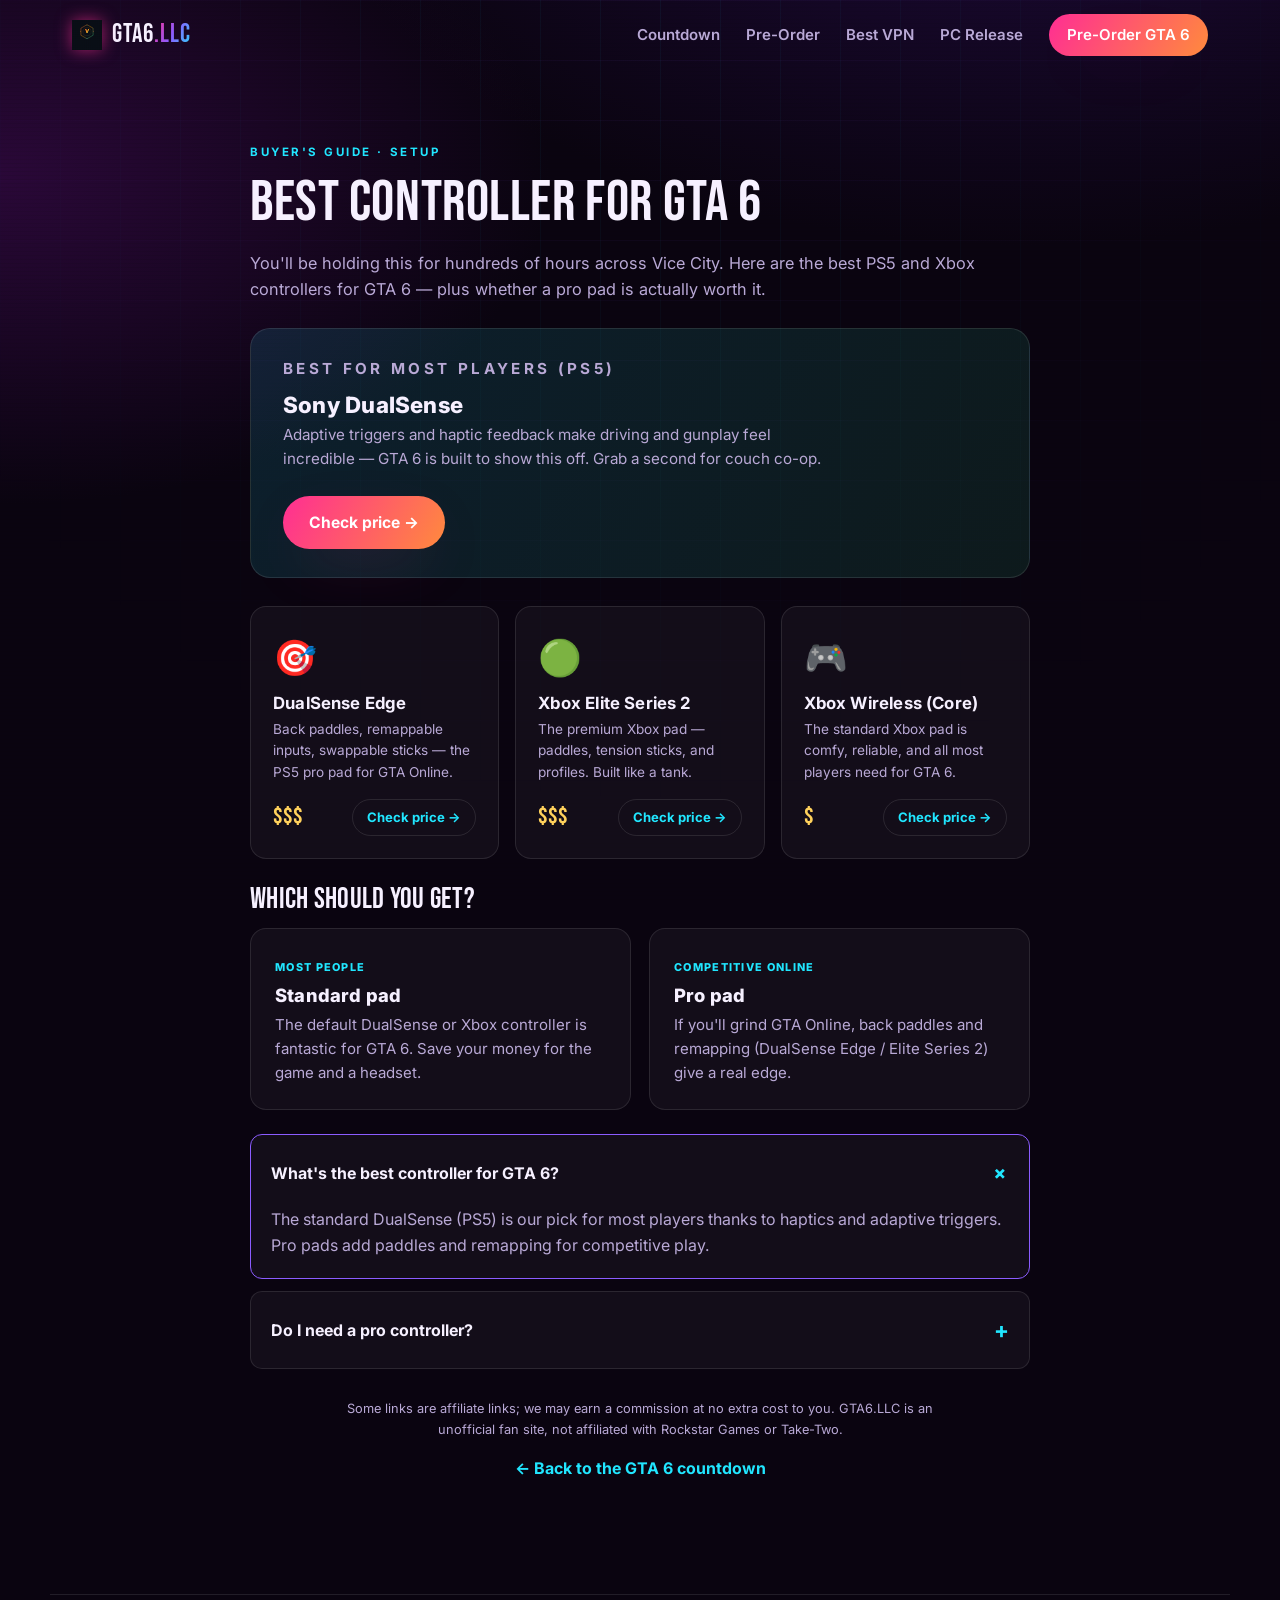
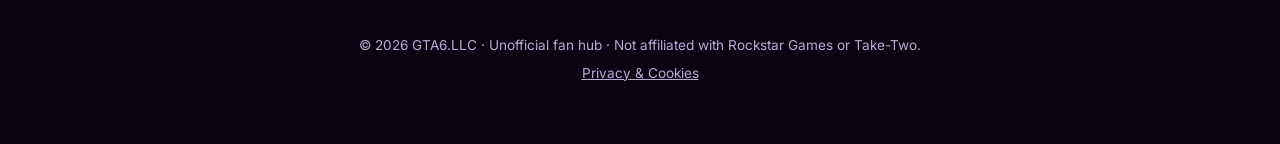
<file: best-controller-gta-6.html>
<!DOCTYPE html>
<html lang="en">
<head>
  <meta charset="UTF-8" />
  <meta name="viewport" content="width=device-width, initial-scale=1.0" />
  <meta name="theme-color" content="#0a0410" />
  <!-- Google AdSense (Auto Ads) -->
  <script async src="https://pagead2.googlesyndication.com/pagead/js/adsbygoogle.js?client=ca-pub-6834902829870684" crossorigin="anonymous"></script>
  <title>Best Controller for GTA 6 (2026) — PS5 & Xbox Picks Compared</title>
  <meta name="description" content="The best controllers for GTA 6 on PS5 and Xbox in 2026: DualSense, DualSense Edge, Xbox Elite Series 2 and the standard pads — which is worth it for GTA 6." />
  <link rel="canonical" href="https://gta6.llc/best-controller-gta-6.html" />
  <meta property="og:title" content="Best Controller for GTA 6 (2026)" />
  <meta property="og:description" content="PS5 vs Xbox controller picks for GTA 6, from standard pads to pro controllers." />
  <meta property="og:url" content="https://gta6.llc/best-controller-gta-6.html" />
  <meta property="og:image" content="https://gta6.llc/og-image.svg" />
  <meta name="twitter:card" content="summary_large_image" />
  <link rel="icon" href="logo.svg" type="image/svg+xml" />
  <link rel="preconnect" href="https://fonts.googleapis.com" />
  <link rel="preconnect" href="https://fonts.gstatic.com" crossorigin />
  <link href="https://fonts.googleapis.com/css2?family=Bebas+Neue&family=Space+Grotesk:wght@400;500;700&family=Inter:wght@400;500;600;700;800&display=swap" rel="stylesheet" />
  <link rel="stylesheet" href="styles.css" />
  <script type="application/ld+json">
  { "@context": "https://schema.org", "@type": "FAQPage", "mainEntity": [
    { "@type": "Question", "name": "What is the best controller for GTA 6?", "acceptedAnswer": { "@type": "Answer", "text": "On PS5 the standard DualSense is excellent for GTA 6 thanks to adaptive triggers and haptics; the DualSense Edge adds back paddles and remappable controls for competitive play. On Xbox the standard pad is great and the Elite Series 2 is the premium option." } },
    { "@type": "Question", "name": "Do I need a pro controller for GTA 6?", "acceptedAnswer": { "@type": "Answer", "text": "No. The standard DualSense or Xbox controller is more than enough for GTA 6. Pro pads (DualSense Edge, Xbox Elite Series 2) are a nice upgrade if you want back paddles and remapping, especially for GTA Online." } }
  ] }
  </script>
</head>
<body>
  <div class="ambient-grid" aria-hidden="true"></div>
  <div class="scanline" aria-hidden="true"></div>

  <header class="site-header">
    <a href="index.html" class="brand"><img src="logo.svg" alt="" class="brand-logo" width="30" height="30" /><span class="brand-word">GTA6<span class="brand-tld">.llc</span></span></a>
    <button class="menu-toggle" id="menuToggle" aria-label="Toggle navigation" aria-expanded="false"><span></span><span></span><span></span></button>
    <nav class="site-nav" id="siteNav">
      <a href="index.html#countdown">Countdown</a>
      <a href="index.html#preorder">Pre-Order</a>
      <a href="best-vpn-gta-online.html">Best VPN</a>
      <a href="pc-release-tracker.html">PC Release</a>
      <a href="index.html#preorder" class="nav-cta">Pre-Order GTA 6</a>
    </nav>
  </header>

  <main id="top">
    <article class="section" style="max-width:820px;opacity:1;transform:none">
      <p class="eyebrow">Buyer's Guide · Setup</p>
      <h1 style="font-size:clamp(2.3rem,6vw,3.6rem);margin:6px 0 16px">Best Controller for GTA 6</h1>
      <p class="section-lead" style="margin-bottom:26px">You'll be holding this for hundreds of hours across Vice City. Here are the best PS5 and Xbox controllers for GTA 6 — plus whether a pro pad is actually worth it.</p>

      <div class="vpn-band" style="margin:0 0 28px">
        <div class="vpn-copy"><p class="eyebrow">Best for most players (PS5)</p><h3>Sony DualSense</h3><p>Adaptive triggers and haptic feedback make driving and gunplay feel incredible — GTA 6 is built to show this off. Grab a second for couch co-op.</p></div>
        <a class="btn btn-primary" data-buy="controller-dualsense" href="https://www.amazon.com/s?k=dualsense+controller" target="_blank" rel="noopener sponsored">Check price →</a>
      </div>

      <div class="gear-grid" style="margin-bottom:24px">
        <div class="gear-card"><div class="gear-emoji">🎯</div><h3>DualSense Edge</h3><p class="gear-tag">Back paddles, remappable inputs, swappable sticks — the PS5 pro pad for GTA Online.</p><div class="gear-foot"><span class="gear-price">$$$</span><a class="gear-btn" data-buy="controller-dualsense-edge" href="https://www.amazon.com/s?k=dualsense+edge" target="_blank" rel="noopener sponsored">Check price →</a></div></div>
        <div class="gear-card"><div class="gear-emoji">🟢</div><h3>Xbox Elite Series 2</h3><p class="gear-tag">The premium Xbox pad — paddles, tension sticks, and profiles. Built like a tank.</p><div class="gear-foot"><span class="gear-price">$$$</span><a class="gear-btn" data-buy="controller-xbox-elite" href="https://www.amazon.com/s?k=xbox+elite+controller+series+2" target="_blank" rel="noopener sponsored">Check price →</a></div></div>
        <div class="gear-card"><div class="gear-emoji">🎮</div><h3>Xbox Wireless (Core)</h3><p class="gear-tag">The standard Xbox pad is comfy, reliable, and all most players need for GTA 6.</p><div class="gear-foot"><span class="gear-price">$</span><a class="gear-btn" data-buy="controller-xbox-core" href="https://www.amazon.com/s?k=xbox+wireless+controller" target="_blank" rel="noopener sponsored">Check price →</a></div></div>
      </div>

      <h2 style="font-size:1.8rem;margin:26px 0 12px">Which should you get?</h2>
      <div class="news-grid" style="margin-bottom:24px">
        <div class="news-card"><span class="news-tag">Most people</span><h3>Standard pad</h3><p>The default DualSense or Xbox controller is fantastic for GTA 6. Save your money for the game and a headset.</p></div>
        <div class="news-card"><span class="news-tag">Competitive online</span><h3>Pro pad</h3><p>If you'll grind GTA Online, back paddles and remapping (DualSense Edge / Elite Series 2) give a real edge.</p></div>
      </div>

      <div class="faq-list">
        <details open><summary>What's the best controller for GTA 6?</summary><p>The standard DualSense (PS5) is our pick for most players thanks to haptics and adaptive triggers. Pro pads add paddles and remapping for competitive play.</p></details>
        <details><summary>Do I need a pro controller?</summary><p>No — the standard pad is plenty. Pro controllers are a nice upgrade for GTA Online, not a requirement.</p></details>
      </div>

      <p class="fine-print" style="margin-top:30px">Some links are affiliate links; we may earn a commission at no extra cost to you. GTA6.LLC is an unofficial fan site, not affiliated with Rockstar Games or Take-Two.</p>
      <p style="text-align:center;margin-top:16px"><a href="index.html" style="color:var(--cyan);font-weight:700">← Back to the GTA 6 countdown</a></p>
    </article>
  </main>

  <footer class="site-footer"><p class="footer-meta">&copy; <span id="year"></span> GTA6.LLC · Unofficial fan hub · Not affiliated with Rockstar Games or Take-Two.</p>  <p class="footer-meta" style="margin-top:6px"><a href="privacy.html" style="color:var(--muted);text-decoration:underline">Privacy &amp; Cookies</a></p>
  </footer>

  <script src="config.js"></script>
  <script>
    (function () {
      var links = (window.GTA6_CONFIG || {}).guideLinks || {};
      document.querySelectorAll("[data-buy]").forEach(function (el) { var u = links[el.getAttribute("data-buy")]; if (u) el.href = u; });
      var y = document.getElementById("year"); if (y) y.textContent = new Date().getFullYear();
      var t = document.getElementById("menuToggle"), n = document.getElementById("siteNav");
      if (t && n) t.addEventListener("click", function () { n.classList.toggle("open"); });
      var h = document.querySelector(".site-header");
      window.addEventListener("scroll", function () { if (h) h.classList.toggle("scrolled", window.scrollY > 40); }, { passive: true });
    })();
  </script>
</body>
</html>
</file>
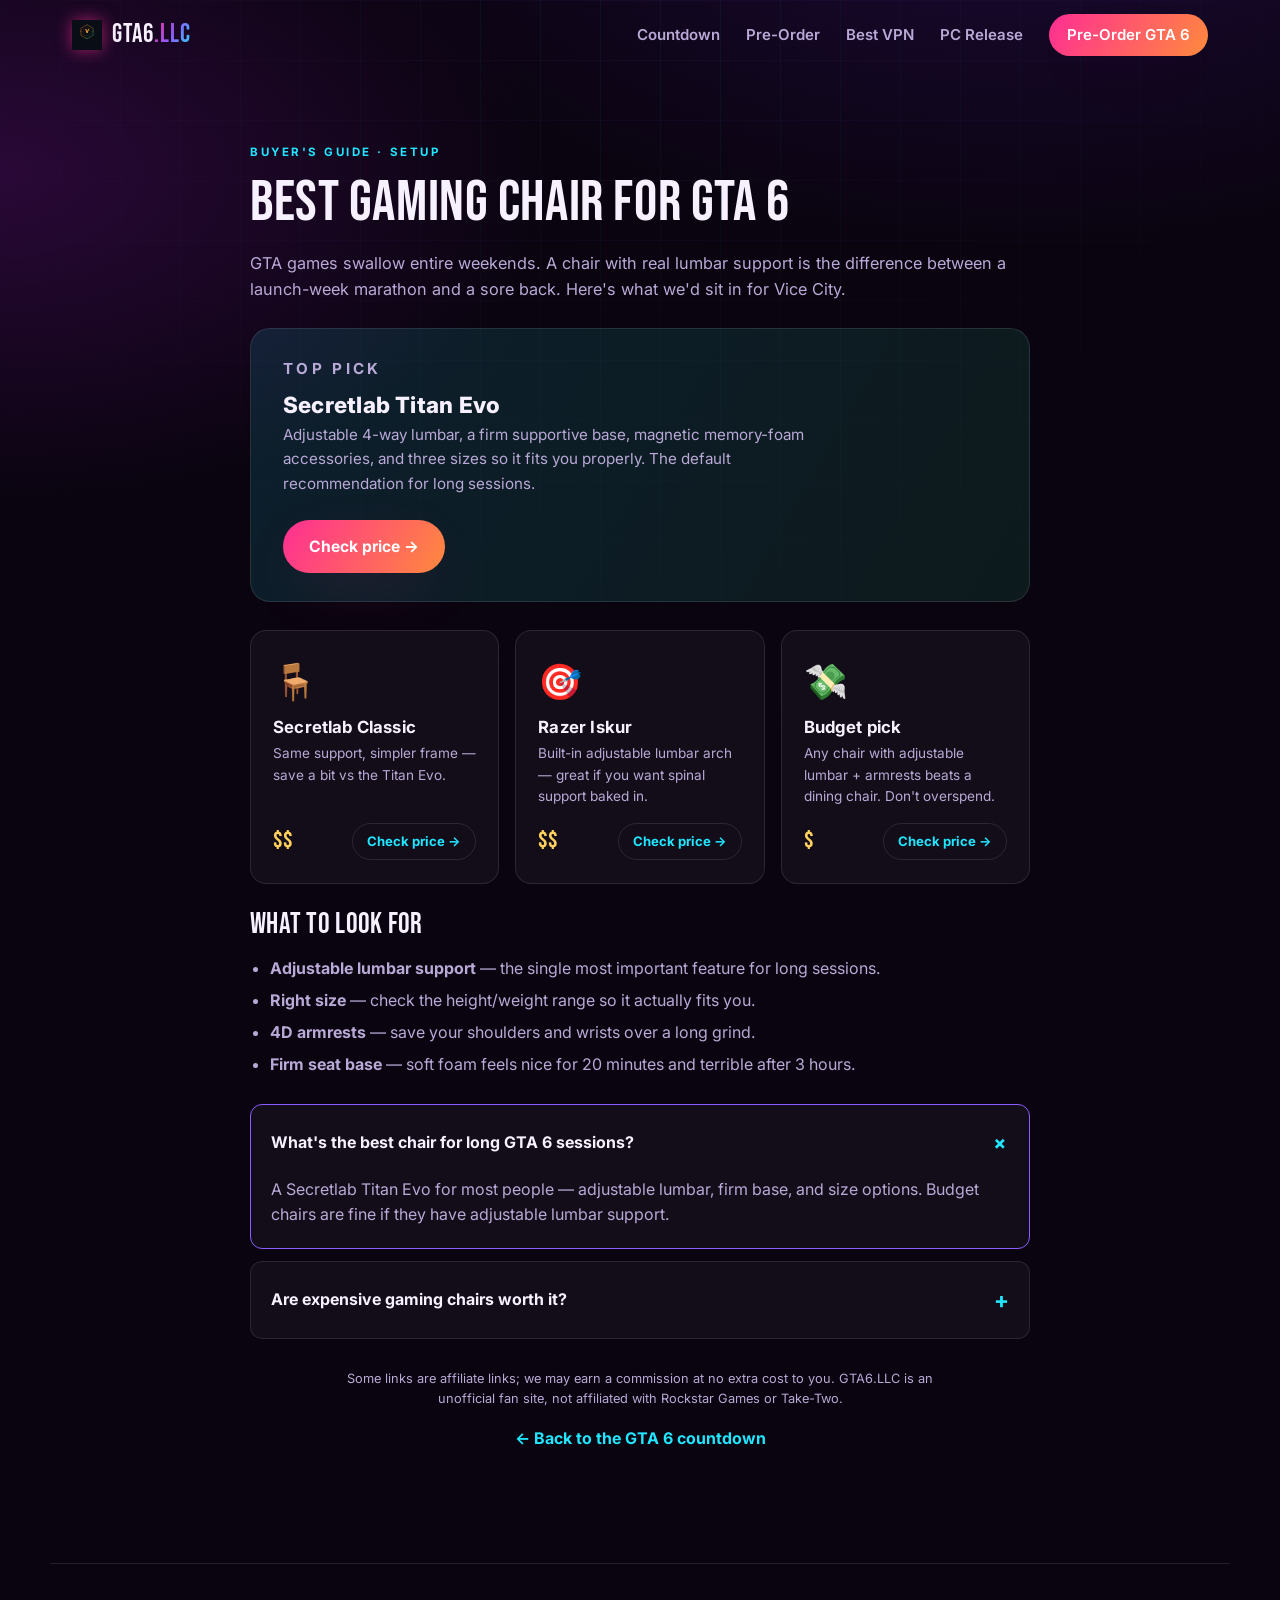
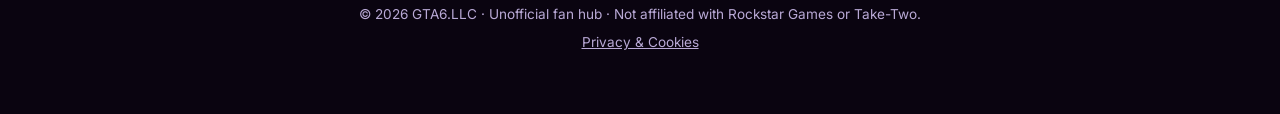
<file: best-gaming-chair-gta-6.html>
<!DOCTYPE html>
<html lang="en">
<head>
  <meta charset="UTF-8" />
  <meta name="viewport" content="width=device-width, initial-scale=1.0" />
  <meta name="theme-color" content="#0a0410" />
  <!-- Google AdSense (Auto Ads) -->
  <script async src="https://pagead2.googlesyndication.com/pagead/js/adsbygoogle.js?client=ca-pub-6834902829870684" crossorigin="anonymous"></script>
  <title>Best Gaming Chair for GTA 6 (2026) — Comfort for Long Vice City Sessions</title>
  <meta name="description" content="The best gaming chairs for long GTA 6 sessions in 2026 — our top pick, premium and budget alternatives, and what to look for in lumbar support, size, and material." />
  <link rel="canonical" href="https://gta6.llc/best-gaming-chair-gta-6.html" />
  <meta property="og:title" content="Best Gaming Chair for GTA 6 (2026)" />
  <meta property="og:description" content="Top gaming chairs for marathon GTA 6 sessions + a buying checklist." />
  <meta property="og:url" content="https://gta6.llc/best-gaming-chair-gta-6.html" />
  <meta property="og:image" content="https://gta6.llc/og-image.svg" />
  <meta name="twitter:card" content="summary_large_image" />
  <link rel="icon" href="logo.svg" type="image/svg+xml" />
  <link rel="preconnect" href="https://fonts.googleapis.com" />
  <link rel="preconnect" href="https://fonts.gstatic.com" crossorigin />
  <link href="https://fonts.googleapis.com/css2?family=Bebas+Neue&family=Space+Grotesk:wght@400;500;700&family=Inter:wght@400;500;600;700;800&display=swap" rel="stylesheet" />
  <link rel="stylesheet" href="styles.css" />
  <script type="application/ld+json">
  { "@context": "https://schema.org", "@type": "FAQPage", "mainEntity": [
    { "@type": "Question", "name": "What is the best gaming chair for long GTA 6 sessions?", "acceptedAnswer": { "@type": "Answer", "text": "For most people a Secretlab Titan Evo offers the best balance of adjustable lumbar support, build quality, and size options for marathon sessions. Cheaper chairs work if you prioritize adjustable lumbar and armrests." } },
    { "@type": "Question", "name": "Are expensive gaming chairs worth it?", "acceptedAnswer": { "@type": "Answer", "text": "If you sit for hours daily, a chair with proper adjustable lumbar support and a firm seat base is worth it for your back. If you game occasionally, a solid budget chair with lumbar support is enough." } }
  ] }
  </script>
</head>
<body>
  <div class="ambient-grid" aria-hidden="true"></div>
  <div class="scanline" aria-hidden="true"></div>

  <header class="site-header">
    <a href="index.html" class="brand"><img src="logo.svg" alt="" class="brand-logo" width="30" height="30" /><span class="brand-word">GTA6<span class="brand-tld">.llc</span></span></a>
    <button class="menu-toggle" id="menuToggle" aria-label="Toggle navigation" aria-expanded="false"><span></span><span></span><span></span></button>
    <nav class="site-nav" id="siteNav">
      <a href="index.html#countdown">Countdown</a>
      <a href="index.html#preorder">Pre-Order</a>
      <a href="best-vpn-gta-online.html">Best VPN</a>
      <a href="pc-release-tracker.html">PC Release</a>
      <a href="index.html#preorder" class="nav-cta">Pre-Order GTA 6</a>
    </nav>
  </header>

  <main id="top">
    <article class="section" style="max-width:820px;opacity:1;transform:none">
      <p class="eyebrow">Buyer's Guide · Setup</p>
      <h1 style="font-size:clamp(2.3rem,6vw,3.6rem);margin:6px 0 16px">Best Gaming Chair for GTA 6</h1>
      <p class="section-lead" style="margin-bottom:26px">GTA games swallow entire weekends. A chair with real lumbar support is the difference between a launch-week marathon and a sore back. Here's what we'd sit in for Vice City.</p>

      <div class="vpn-band" style="margin:0 0 28px">
        <div class="vpn-copy"><p class="eyebrow">Top pick</p><h3>Secretlab Titan Evo</h3><p>Adjustable 4-way lumbar, a firm supportive base, magnetic memory-foam accessories, and three sizes so it fits you properly. The default recommendation for long sessions.</p></div>
        <a class="btn btn-primary" data-buy="chair-secretlab-titan" href="https://secretlab.co/" target="_blank" rel="noopener sponsored">Check price →</a>
      </div>

      <div class="gear-grid" style="margin-bottom:24px">
        <div class="gear-card"><div class="gear-emoji">🪑</div><h3>Secretlab Classic</h3><p class="gear-tag">Same support, simpler frame — save a bit vs the Titan Evo.</p><div class="gear-foot"><span class="gear-price">$$</span><a class="gear-btn" data-buy="chair-secretlab-classic" href="https://secretlab.co/" target="_blank" rel="noopener sponsored">Check price →</a></div></div>
        <div class="gear-card"><div class="gear-emoji">🎯</div><h3>Razer Iskur</h3><p class="gear-tag">Built-in adjustable lumbar arch — great if you want spinal support baked in.</p><div class="gear-foot"><span class="gear-price">$$</span><a class="gear-btn" data-buy="chair-razer-iskur" href="https://www.amazon.com/s?k=razer+iskur+gaming+chair" target="_blank" rel="noopener sponsored">Check price →</a></div></div>
        <div class="gear-card"><div class="gear-emoji">💸</div><h3>Budget pick</h3><p class="gear-tag">Any chair with adjustable lumbar + armrests beats a dining chair. Don't overspend.</p><div class="gear-foot"><span class="gear-price">$</span><a class="gear-btn" data-buy="chair-budget" href="https://www.amazon.com/s?k=gaming+chair" target="_blank" rel="noopener sponsored">Check price →</a></div></div>
      </div>

      <h2 style="font-size:1.8rem;margin:26px 0 12px">What to look for</h2>
      <ul style="color:var(--muted);line-height:2;padding-left:20px;margin-bottom:24px">
        <li><strong>Adjustable lumbar support</strong> — the single most important feature for long sessions.</li>
        <li><strong>Right size</strong> — check the height/weight range so it actually fits you.</li>
        <li><strong>4D armrests</strong> — save your shoulders and wrists over a long grind.</li>
        <li><strong>Firm seat base</strong> — soft foam feels nice for 20 minutes and terrible after 3 hours.</li>
      </ul>

      <div class="faq-list">
        <details open><summary>What's the best chair for long GTA 6 sessions?</summary><p>A Secretlab Titan Evo for most people — adjustable lumbar, firm base, and size options. Budget chairs are fine if they have adjustable lumbar support.</p></details>
        <details><summary>Are expensive gaming chairs worth it?</summary><p>If you sit for hours daily, yes — your back will thank you. Occasional gamers can get a solid budget chair with lumbar support.</p></details>
      </div>

      <p class="fine-print" style="margin-top:30px">Some links are affiliate links; we may earn a commission at no extra cost to you. GTA6.LLC is an unofficial fan site, not affiliated with Rockstar Games or Take-Two.</p>
      <p style="text-align:center;margin-top:16px"><a href="index.html" style="color:var(--cyan);font-weight:700">← Back to the GTA 6 countdown</a></p>
    </article>
  </main>

  <footer class="site-footer"><p class="footer-meta">&copy; <span id="year"></span> GTA6.LLC · Unofficial fan hub · Not affiliated with Rockstar Games or Take-Two.</p>  <p class="footer-meta" style="margin-top:6px"><a href="privacy.html" style="color:var(--muted);text-decoration:underline">Privacy &amp; Cookies</a></p>
  </footer>

  <script src="config.js"></script>
  <script>
    (function () {
      var links = (window.GTA6_CONFIG || {}).guideLinks || {};
      document.querySelectorAll("[data-buy]").forEach(function (el) { var u = links[el.getAttribute("data-buy")]; if (u) el.href = u; });
      var y = document.getElementById("year"); if (y) y.textContent = new Date().getFullYear();
      var t = document.getElementById("menuToggle"), n = document.getElementById("siteNav");
      if (t && n) t.addEventListener("click", function () { n.classList.toggle("open"); });
      var h = document.querySelector(".site-header");
      window.addEventListener("scroll", function () { if (h) h.classList.toggle("scrolled", window.scrollY > 40); }, { passive: true });
    })();
  </script>
</body>
</html>
</file>
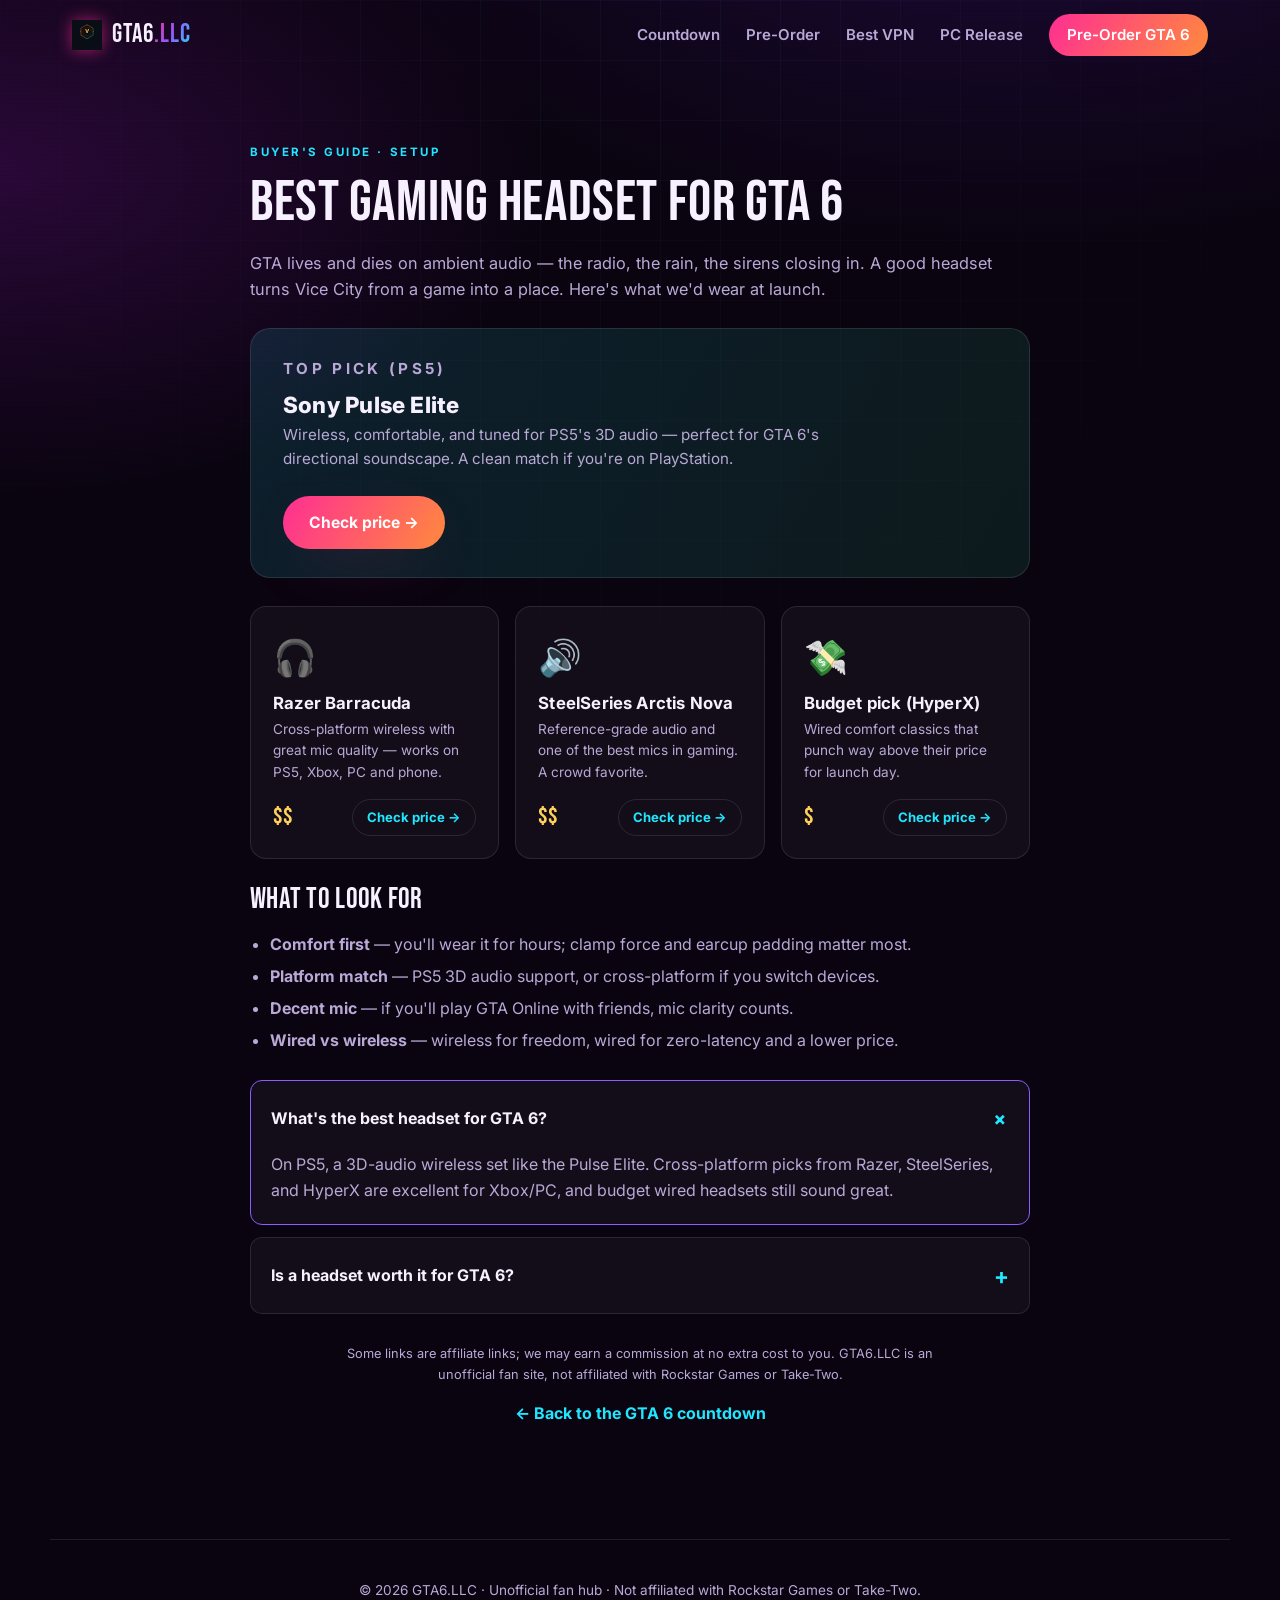
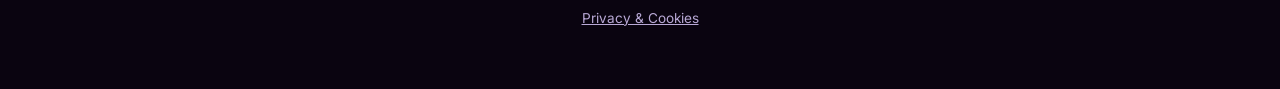
<file: best-headset-gta-6.html>
<!DOCTYPE html>
<html lang="en">
<head>
  <meta charset="UTF-8" />
  <meta name="viewport" content="width=device-width, initial-scale=1.0" />
  <meta name="theme-color" content="#0a0410" />
  <!-- Google AdSense (Auto Ads) -->
  <script async src="https://pagead2.googlesyndication.com/pagead/js/adsbygoogle.js?client=ca-pub-6834902829870684" crossorigin="anonymous"></script>
  <title>Best Gaming Headset for GTA 6 (2026) — PS5 & Xbox Audio Picks</title>
  <meta name="description" content="The best gaming headsets for GTA 6 in 2026 on PS5 and Xbox — our top pick plus premium and budget options, and why immersive audio matters in Vice City." />
  <link rel="canonical" href="https://gta6.llc/best-headset-gta-6.html" />
  <meta property="og:title" content="Best Gaming Headset for GTA 6 (2026)" />
  <meta property="og:description" content="Top headsets to hear every siren, storm, and gunshot in GTA 6 + a buying checklist." />
  <meta property="og:url" content="https://gta6.llc/best-headset-gta-6.html" />
  <meta property="og:image" content="https://gta6.llc/og-image.svg" />
  <meta name="twitter:card" content="summary_large_image" />
  <link rel="icon" href="logo.svg" type="image/svg+xml" />
  <link rel="preconnect" href="https://fonts.googleapis.com" />
  <link rel="preconnect" href="https://fonts.gstatic.com" crossorigin />
  <link href="https://fonts.googleapis.com/css2?family=Bebas+Neue&family=Space+Grotesk:wght@400;500;700&family=Inter:wght@400;500;600;700;800&display=swap" rel="stylesheet" />
  <link rel="stylesheet" href="styles.css" />
  <script type="application/ld+json">
  { "@context": "https://schema.org", "@type": "FAQPage", "mainEntity": [
    { "@type": "Question", "name": "What is the best headset for GTA 6?", "acceptedAnswer": { "@type": "Answer", "text": "For PS5, a wireless headset with 3D audio support like the Pulse Elite is a great match for GTA 6. Cross-platform options from Razer, SteelSeries, and HyperX are excellent for Xbox and PC, and budget wired headsets still sound great." } },
    { "@type": "Question", "name": "Is a headset worth it for GTA 6?", "acceptedAnswer": { "@type": "Answer", "text": "Yes. GTA's world is built on ambient audio — radio, weather, traffic, and directional gunfire. A decent headset dramatically increases immersion and gives you a competitive edge in GTA Online by hearing enemies." } }
  ] }
  </script>
</head>
<body>
  <div class="ambient-grid" aria-hidden="true"></div>
  <div class="scanline" aria-hidden="true"></div>

  <header class="site-header">
    <a href="index.html" class="brand"><img src="logo.svg" alt="" class="brand-logo" width="30" height="30" /><span class="brand-word">GTA6<span class="brand-tld">.llc</span></span></a>
    <button class="menu-toggle" id="menuToggle" aria-label="Toggle navigation" aria-expanded="false"><span></span><span></span><span></span></button>
    <nav class="site-nav" id="siteNav">
      <a href="index.html#countdown">Countdown</a>
      <a href="index.html#preorder">Pre-Order</a>
      <a href="best-vpn-gta-online.html">Best VPN</a>
      <a href="pc-release-tracker.html">PC Release</a>
      <a href="index.html#preorder" class="nav-cta">Pre-Order GTA 6</a>
    </nav>
  </header>

  <main id="top">
    <article class="section" style="max-width:820px;opacity:1;transform:none">
      <p class="eyebrow">Buyer's Guide · Setup</p>
      <h1 style="font-size:clamp(2.3rem,6vw,3.6rem);margin:6px 0 16px">Best Gaming Headset for GTA 6</h1>
      <p class="section-lead" style="margin-bottom:26px">GTA lives and dies on ambient audio — the radio, the rain, the sirens closing in. A good headset turns Vice City from a game into a place. Here's what we'd wear at launch.</p>

      <div class="vpn-band" style="margin:0 0 28px">
        <div class="vpn-copy"><p class="eyebrow">Top pick (PS5)</p><h3>Sony Pulse Elite</h3><p>Wireless, comfortable, and tuned for PS5's 3D audio — perfect for GTA 6's directional soundscape. A clean match if you're on PlayStation.</p></div>
        <a class="btn btn-primary" data-buy="headset-pulse-elite" href="https://www.amazon.com/s?k=pulse+elite+headset" target="_blank" rel="noopener sponsored">Check price →</a>
      </div>

      <div class="gear-grid" style="margin-bottom:24px">
        <div class="gear-card"><div class="gear-emoji">🎧</div><h3>Razer Barracuda</h3><p class="gear-tag">Cross-platform wireless with great mic quality — works on PS5, Xbox, PC and phone.</p><div class="gear-foot"><span class="gear-price">$$</span><a class="gear-btn" data-buy="headset-razer" href="https://www.amazon.com/s?k=razer+barracuda+gaming+headset" target="_blank" rel="noopener sponsored">Check price →</a></div></div>
        <div class="gear-card"><div class="gear-emoji">🔊</div><h3>SteelSeries Arctis Nova</h3><p class="gear-tag">Reference-grade audio and one of the best mics in gaming. A crowd favorite.</p><div class="gear-foot"><span class="gear-price">$$</span><a class="gear-btn" data-buy="headset-steelseries" href="https://www.amazon.com/s?k=steelseries+arctis+nova" target="_blank" rel="noopener sponsored">Check price →</a></div></div>
        <div class="gear-card"><div class="gear-emoji">💸</div><h3>Budget pick (HyperX)</h3><p class="gear-tag">Wired comfort classics that punch way above their price for launch day.</p><div class="gear-foot"><span class="gear-price">$</span><a class="gear-btn" data-buy="headset-hyperx-budget" href="https://www.amazon.com/s?k=hyperx+cloud+gaming+headset" target="_blank" rel="noopener sponsored">Check price →</a></div></div>
      </div>

      <h2 style="font-size:1.8rem;margin:26px 0 12px">What to look for</h2>
      <ul style="color:var(--muted);line-height:2;padding-left:20px;margin-bottom:24px">
        <li><strong>Comfort first</strong> — you'll wear it for hours; clamp force and earcup padding matter most.</li>
        <li><strong>Platform match</strong> — PS5 3D audio support, or cross-platform if you switch devices.</li>
        <li><strong>Decent mic</strong> — if you'll play GTA Online with friends, mic clarity counts.</li>
        <li><strong>Wired vs wireless</strong> — wireless for freedom, wired for zero-latency and a lower price.</li>
      </ul>

      <div class="faq-list">
        <details open><summary>What's the best headset for GTA 6?</summary><p>On PS5, a 3D-audio wireless set like the Pulse Elite. Cross-platform picks from Razer, SteelSeries, and HyperX are excellent for Xbox/PC, and budget wired headsets still sound great.</p></details>
        <details><summary>Is a headset worth it for GTA 6?</summary><p>Definitely — GTA's world is built on ambient sound, and in GTA Online, hearing enemies is a real advantage.</p></details>
      </div>

      <p class="fine-print" style="margin-top:30px">Some links are affiliate links; we may earn a commission at no extra cost to you. GTA6.LLC is an unofficial fan site, not affiliated with Rockstar Games or Take-Two.</p>
      <p style="text-align:center;margin-top:16px"><a href="index.html" style="color:var(--cyan);font-weight:700">← Back to the GTA 6 countdown</a></p>
    </article>
  </main>

  <footer class="site-footer"><p class="footer-meta">&copy; <span id="year"></span> GTA6.LLC · Unofficial fan hub · Not affiliated with Rockstar Games or Take-Two.</p>  <p class="footer-meta" style="margin-top:6px"><a href="privacy.html" style="color:var(--muted);text-decoration:underline">Privacy &amp; Cookies</a></p>
  </footer>

  <script src="config.js"></script>
  <script>
    (function () {
      var links = (window.GTA6_CONFIG || {}).guideLinks || {};
      document.querySelectorAll("[data-buy]").forEach(function (el) { var u = links[el.getAttribute("data-buy")]; if (u) el.href = u; });
      var y = document.getElementById("year"); if (y) y.textContent = new Date().getFullYear();
      var t = document.getElementById("menuToggle"), n = document.getElementById("siteNav");
      if (t && n) t.addEventListener("click", function () { n.classList.toggle("open"); });
      var h = document.querySelector(".site-header");
      window.addEventListener("scroll", function () { if (h) h.classList.toggle("scrolled", window.scrollY > 40); }, { passive: true });
    })();
  </script>
</body>
</html>
</file>
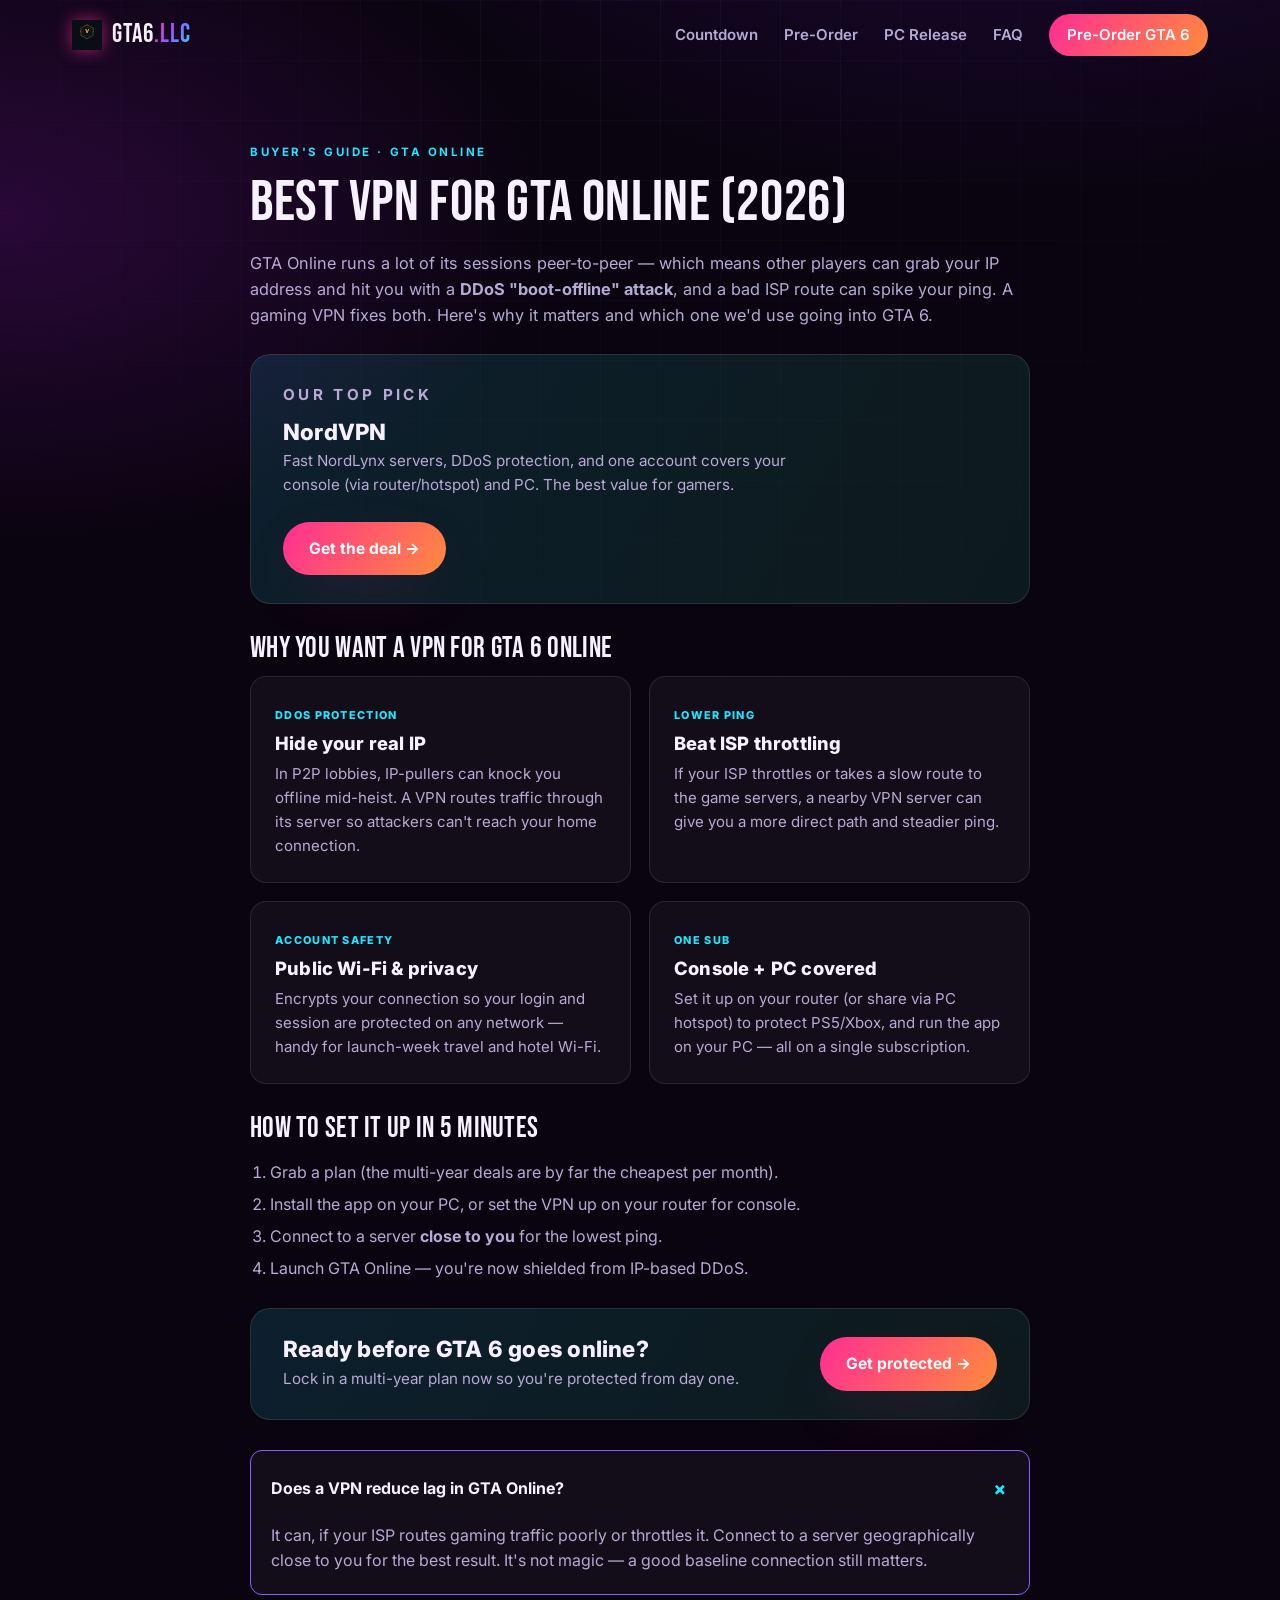
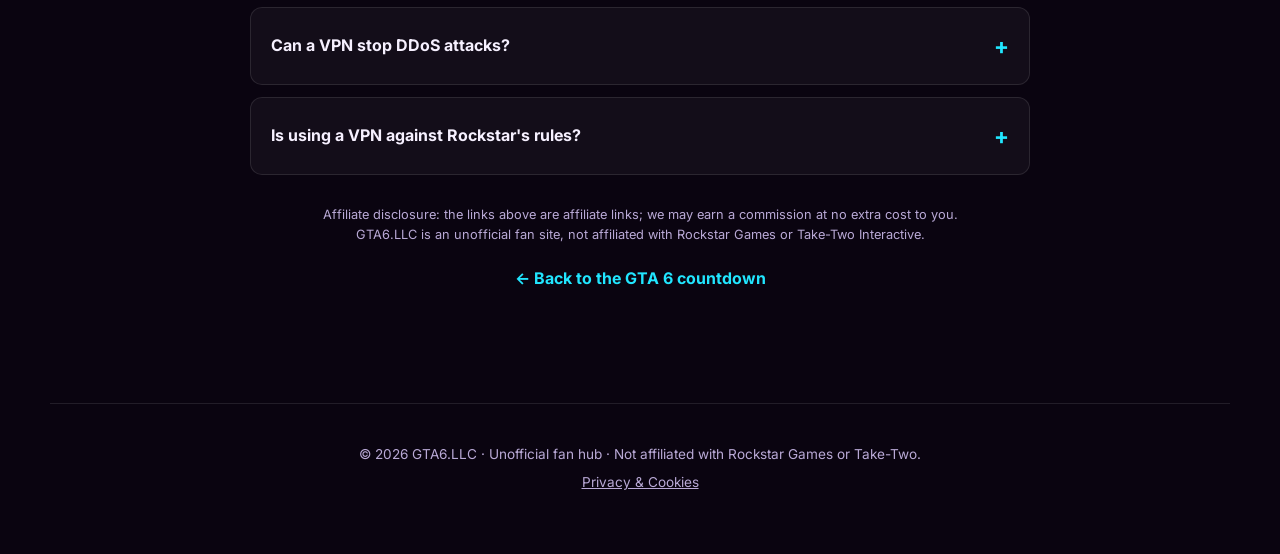
<file: best-vpn-gta-online.html>
<!DOCTYPE html>
<html lang="en">
<head>
  <meta charset="UTF-8" />
  <meta name="viewport" content="width=device-width, initial-scale=1.0" />
  <meta name="theme-color" content="#0a0410" />
  <!-- Google AdSense (Auto Ads) -->
  <script async src="https://pagead2.googlesyndication.com/pagead/js/adsbygoogle.js?client=ca-pub-6834902829870684" crossorigin="anonymous"></script>
  <title>Best VPN for GTA Online (2026) — Reduce Lag, Stop DDoS & Protect Your Account</title>
  <meta name="description" content="Which VPN is best for GTA Online and GTA 6? How a gaming VPN cuts lag, blocks DDoS boot-offline attacks, and protects your account — plus our top pick and setup steps." />
  <link rel="canonical" href="https://gta6.llc/best-vpn-gta-online.html" />
  <meta property="og:title" content="Best VPN for GTA Online (2026)" />
  <meta property="og:description" content="Cut lag, stop DDoS attacks, and protect your account in GTA Online. Our top VPN pick + setup guide." />
  <meta property="og:url" content="https://gta6.llc/best-vpn-gta-online.html" />
  <meta property="og:image" content="https://gta6.llc/og-image.svg" />
  <meta name="twitter:card" content="summary_large_image" />
  <link rel="icon" href="logo.svg" type="image/svg+xml" />
  <link rel="preconnect" href="https://fonts.googleapis.com" />
  <link rel="preconnect" href="https://fonts.gstatic.com" crossorigin />
  <link href="https://fonts.googleapis.com/css2?family=Bebas+Neue&family=Space+Grotesk:wght@400;500;700&family=Inter:wght@400;500;600;700;800&display=swap" rel="stylesheet" />
  <link rel="stylesheet" href="styles.css" />
  <script type="application/ld+json">
  {
    "@context": "https://schema.org",
    "@type": "FAQPage",
    "mainEntity": [
      { "@type": "Question", "name": "Does a VPN reduce lag in GTA Online?", "acceptedAnswer": { "@type": "Answer", "text": "A VPN can lower ping if your ISP routes traffic inefficiently or throttles gaming, by taking a more direct path to the game servers. Results vary by ISP and location; pick a server geographically close to you." } },
      { "@type": "Question", "name": "Can a VPN stop DDoS attacks in GTA Online?", "acceptedAnswer": { "@type": "Answer", "text": "Yes. In peer-hosted GTA Online sessions other players can obtain your IP and launch DDoS 'boot-offline' attacks. A VPN masks your real IP so attackers hit the VPN server instead of your connection." } },
      { "@type": "Question", "name": "Is using a VPN for GTA allowed?", "acceptedAnswer": { "@type": "Answer", "text": "Using a VPN for privacy and DDoS protection is fine. Do not use a VPN to cheat, exploit region pricing, or violate Rockstar's terms — that can get your account banned." } }
    ]
  }
  </script>
</head>
<body>
  <div class="ambient-grid" aria-hidden="true"></div>
  <div class="scanline" aria-hidden="true"></div>

  <header class="site-header">
    <a href="index.html" class="brand">
      <img src="logo.svg" alt="" class="brand-logo" width="30" height="30" />
      <span class="brand-word">GTA6<span class="brand-tld">.llc</span></span>
    </a>
    <button class="menu-toggle" id="menuToggle" aria-label="Toggle navigation" aria-expanded="false"><span></span><span></span><span></span></button>
    <nav class="site-nav" id="siteNav">
      <a href="index.html#countdown">Countdown</a>
      <a href="index.html#preorder">Pre-Order</a>
      <a href="pc-release-tracker.html">PC Release</a>
      <a href="index.html#faq">FAQ</a>
      <a href="index.html#preorder" class="nav-cta">Pre-Order GTA 6</a>
    </nav>
  </header>

  <main id="top">
    <article class="section" style="max-width:820px;opacity:1;transform:none">
      <p class="eyebrow">Buyer's Guide · GTA Online</p>
      <h1 style="font-size:clamp(2.4rem,6vw,3.6rem);margin:6px 0 16px">Best VPN for GTA Online (2026)</h1>
      <p class="section-lead" style="margin-bottom:26px">GTA Online runs a lot of its sessions peer-to-peer — which means other players can grab your IP address and hit you with a <strong>DDoS "boot-offline" attack</strong>, and a bad ISP route can spike your ping. A gaming VPN fixes both. Here's why it matters and which one we'd use going into GTA 6.</p>

      <div class="vpn-band" style="margin:0 0 30px">
        <div class="vpn-copy">
          <p class="eyebrow">Our top pick</p>
          <h3 id="vpnBrand">NordVPN</h3>
          <p>Fast NordLynx servers, DDoS protection, and one account covers your console (via router/hotspot) and PC. The best value for gamers.</p>
        </div>
        <a id="vpnCta" class="btn btn-primary" href="#" target="_blank" rel="noopener sponsored">Get the deal →</a>
      </div>

      <h2 style="font-size:1.8rem;margin:30px 0 12px">Why you want a VPN for GTA 6 Online</h2>
      <div class="news-grid" style="margin-bottom:20px">
        <div class="news-card"><span class="news-tag">DDoS Protection</span><h3>Hide your real IP</h3><p>In P2P lobbies, IP-pullers can knock you offline mid-heist. A VPN routes traffic through its server so attackers can't reach your home connection.</p></div>
        <div class="news-card"><span class="news-tag">Lower Ping</span><h3>Beat ISP throttling</h3><p>If your ISP throttles or takes a slow route to the game servers, a nearby VPN server can give you a more direct path and steadier ping.</p></div>
        <div class="news-card"><span class="news-tag">Account Safety</span><h3>Public Wi-Fi & privacy</h3><p>Encrypts your connection so your login and session are protected on any network — handy for launch-week travel and hotel Wi-Fi.</p></div>
        <div class="news-card"><span class="news-tag">One Sub</span><h3>Console + PC covered</h3><p>Set it up on your router (or share via PC hotspot) to protect PS5/Xbox, and run the app on your PC — all on a single subscription.</p></div>
      </div>

      <h2 style="font-size:1.8rem;margin:30px 0 12px">How to set it up in 5 minutes</h2>
      <ol style="color:var(--muted);line-height:2;padding-left:20px;margin-bottom:24px">
        <li>Grab a plan (the multi-year deals are by far the cheapest per month).</li>
        <li>Install the app on your PC, or set the VPN up on your router for console.</li>
        <li>Connect to a server <strong>close to you</strong> for the lowest ping.</li>
        <li>Launch GTA Online — you're now shielded from IP-based DDoS.</li>
      </ol>

      <div class="vpn-band" style="margin:0 0 30px">
        <div class="vpn-copy"><h3 style="margin:0">Ready before GTA 6 goes online?</h3><p style="margin-top:6px">Lock in a multi-year plan now so you're protected from day one.</p></div>
        <a id="vpnCta2" class="btn btn-primary" href="#" target="_blank" rel="noopener sponsored">Get protected →</a>
      </div>

      <div class="faq-list">
        <details open><summary>Does a VPN reduce lag in GTA Online?</summary><p>It can, if your ISP routes gaming traffic poorly or throttles it. Connect to a server geographically close to you for the best result. It's not magic — a good baseline connection still matters.</p></details>
        <details><summary>Can a VPN stop DDoS attacks?</summary><p>Yes. Because GTA Online uses peer hosting, other players can see your IP. A VPN hides it, so DDoS attacks hit the VPN server, not your home line.</p></details>
        <details><summary>Is using a VPN against Rockstar's rules?</summary><p>Using one for privacy and DDoS protection is fine. Don't use it to cheat or exploit regional pricing — that can get you banned.</p></details>
      </div>

      <p class="fine-print" style="margin-top:30px">Affiliate disclosure: the links above are affiliate links; we may earn a commission at no extra cost to you. GTA6.LLC is an unofficial fan site, not affiliated with Rockstar Games or Take-Two Interactive.</p>
      <p style="text-align:center;margin-top:20px"><a href="index.html" style="color:var(--cyan);font-weight:700">← Back to the GTA 6 countdown</a></p>
    </article>
  </main>

  <footer class="site-footer">
    <p class="footer-meta">&copy; <span id="year"></span> GTA6.LLC · Unofficial fan hub · Not affiliated with Rockstar Games or Take-Two.</p>
    <p class="footer-meta" style="margin-top:6px"><a href="privacy.html" style="color:var(--muted);text-decoration:underline">Privacy &amp; Cookies</a></p>
  </footer>

  <script src="config.js"></script>
  <script>
    (function () {
      var v = (window.GTA6_CONFIG || {}).vpn || {};
      ["vpnCta","vpnCta2"].forEach(function (id) { var el = document.getElementById(id); if (el) el.href = v.url || "#"; });
      var brand = document.getElementById("vpnBrand"); if (brand && v.brand) brand.textContent = v.brand;
      var y = document.getElementById("year"); if (y) y.textContent = new Date().getFullYear();
      var t = document.getElementById("menuToggle"), n = document.getElementById("siteNav");
      if (t && n) t.addEventListener("click", function () { n.classList.toggle("open"); });
      var h = document.querySelector(".site-header");
      window.addEventListener("scroll", function () { if (h) h.classList.toggle("scrolled", window.scrollY > 40); }, { passive: true });
    })();
  </script>
</body>
</html>
</file>
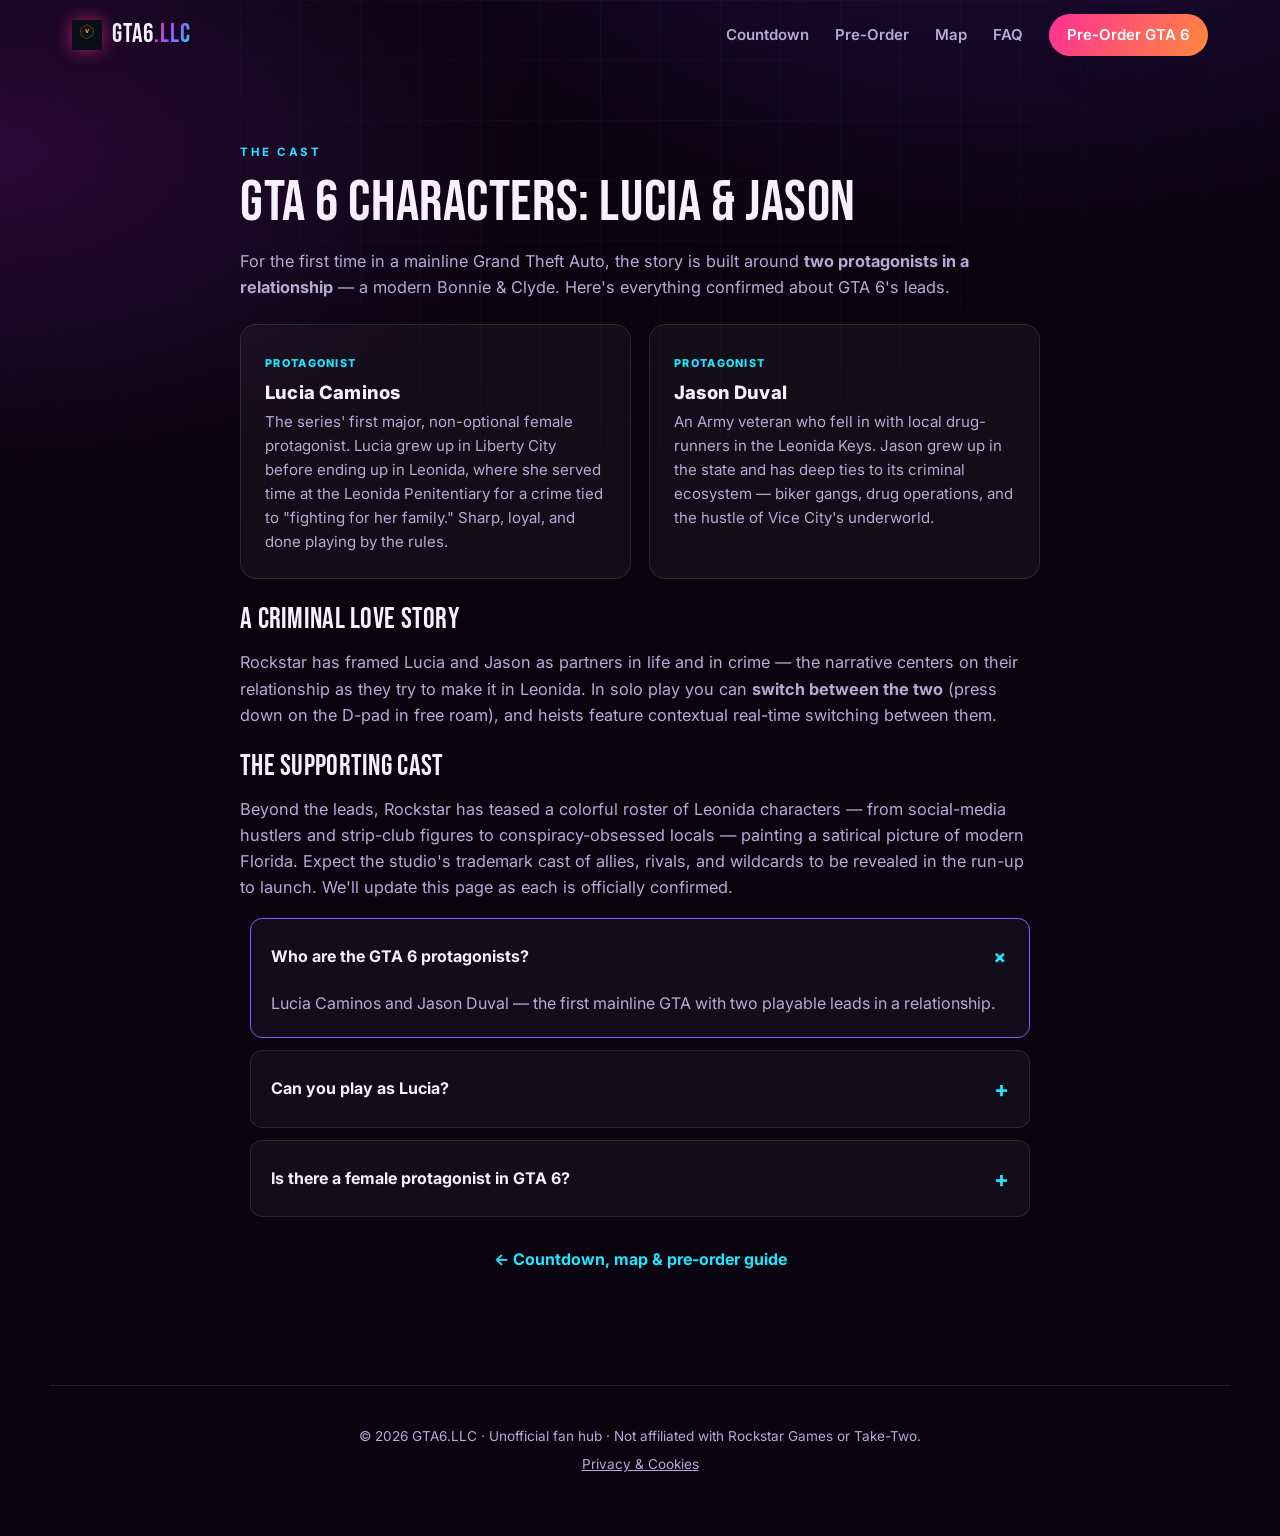
<file: gta-6-characters.html>
<!DOCTYPE html>
<html lang="en">
<head>
  <meta charset="UTF-8" />
  <meta name="viewport" content="width=device-width, initial-scale=1.0" />
  <meta name="theme-color" content="#0a0410" />
  <!-- Google AdSense (Auto Ads) -->
  <script async src="https://pagead2.googlesyndication.com/pagead/js/adsbygoogle.js?client=ca-pub-6834902829870684" crossorigin="anonymous"></script>
  <title>GTA 6 Characters — Lucia, Jason & the Cast (2026)</title>
  <meta name="description" content="Meet the GTA 6 characters: protagonists Lucia Caminos and Jason Duval, the series' first dual-lead criminal romance, plus what we know about the supporting cast." />
  <link rel="canonical" href="https://gta6.llc/gta-6-characters.html" />
  <meta name="robots" content="index, follow" />
  <meta property="og:title" content="GTA 6 Characters — Lucia & Jason" />
  <meta property="og:description" content="Everything confirmed about GTA 6's protagonists Lucia Caminos and Jason Duval and the cast." />
  <meta property="og:url" content="https://gta6.llc/gta-6-characters.html" />
  <meta property="og:image" content="https://gta6.llc/og-image.svg" />
  <meta name="twitter:card" content="summary_large_image" />
  <link rel="icon" href="logo.svg" type="image/svg+xml" />
  <link rel="preconnect" href="https://fonts.googleapis.com" />
  <link rel="preconnect" href="https://fonts.gstatic.com" crossorigin />
  <link href="https://fonts.googleapis.com/css2?family=Bebas+Neue&family=Space+Grotesk:wght@400;500;700&family=Inter:wght@400;500;600;700;800&display=swap" rel="stylesheet" />
  <link rel="stylesheet" href="styles.css" />
  <script type="application/ld+json">
  { "@context": "https://schema.org", "@type": "FAQPage", "mainEntity": [
    { "@type": "Question", "name": "Who are the GTA 6 protagonists?", "acceptedAnswer": { "@type": "Answer", "text": "The two playable protagonists are Lucia Caminos and Jason Duval — the first mainline Grand Theft Auto to build its story around two leads in a relationship." } },
    { "@type": "Question", "name": "Can you play as Lucia in GTA 6?", "acceptedAnswer": { "@type": "Answer", "text": "Yes. Lucia Caminos is a fully playable protagonist and the series' first non-optional female lead. In solo play you can switch between Lucia and Jason." } },
    { "@type": "Question", "name": "Is there a female protagonist in GTA 6?", "acceptedAnswer": { "@type": "Answer", "text": "Yes. Lucia Caminos is the first major, non-optional female protagonist in the mainline Grand Theft Auto series." } }
  ] }
  </script>
</head>
<body>
  <div class="ambient-grid" aria-hidden="true"></div>
  <div class="scanline" aria-hidden="true"></div>

  <header class="site-header">
    <a href="index.html" class="brand"><img src="logo.svg" alt="" class="brand-logo" width="30" height="30" /><span class="brand-word">GTA6<span class="brand-tld">.llc</span></span></a>
    <button class="menu-toggle" id="menuToggle" aria-label="Toggle navigation" aria-expanded="false"><span></span><span></span><span></span></button>
    <nav class="site-nav" id="siteNav">
      <a href="index.html#countdown">Countdown</a>
      <a href="index.html#preorder">Pre-Order</a>
      <a href="gta-6-map.html">Map</a>
      <a href="index.html#faq">FAQ</a>
      <a href="index.html#preorder" class="nav-cta">Pre-Order GTA 6</a>
    </nav>
  </header>

  <main id="top">
    <article class="section" style="max-width:840px;opacity:1;transform:none">
      <p class="eyebrow">The Cast</p>
      <h1 style="font-size:clamp(2.3rem,6vw,3.6rem);margin:6px 0 14px">GTA&nbsp;6 Characters: Lucia &amp; Jason</h1>
      <p class="section-lead" style="margin-bottom:24px">For the first time in a mainline Grand Theft Auto, the story is built around <strong>two protagonists in a relationship</strong> — a modern Bonnie &amp; Clyde. Here's everything confirmed about GTA 6's leads.</p>

      <div class="news-grid" style="margin-bottom:26px">
        <article class="news-card">
          <span class="news-tag">Protagonist</span>
          <h3>Lucia Caminos</h3>
          <p>The series' first major, non-optional female protagonist. Lucia grew up in Liberty City before ending up in Leonida, where she served time at the Leonida Penitentiary for a crime tied to "fighting for her family." Sharp, loyal, and done playing by the rules.</p>
        </article>
        <article class="news-card">
          <span class="news-tag">Protagonist</span>
          <h3>Jason Duval</h3>
          <p>An Army veteran who fell in with local drug-runners in the Leonida Keys. Jason grew up in the state and has deep ties to its criminal ecosystem — biker gangs, drug operations, and the hustle of Vice City's underworld.</p>
        </article>
      </div>

      <h2 style="font-size:1.8rem;margin:24px 0 12px">A criminal love story</h2>
      <p class="section-lead" style="margin-bottom:18px">Rockstar has framed Lucia and Jason as partners in life and in crime — the narrative centers on their relationship as they try to make it in Leonida. In solo play you can <strong>switch between the two</strong> (press down on the D-pad in free roam), and heists feature contextual real-time switching between them.</p>

      <h2 style="font-size:1.8rem;margin:24px 0 12px">The supporting cast</h2>
      <p class="section-lead" style="margin-bottom:18px">Beyond the leads, Rockstar has teased a colorful roster of Leonida characters — from social-media hustlers and strip-club figures to conspiracy-obsessed locals — painting a satirical picture of modern Florida. Expect the studio's trademark cast of allies, rivals, and wildcards to be revealed in the run-up to launch. We'll update this page as each is officially confirmed.</p>

      <div class="faq-list">
        <details open><summary>Who are the GTA 6 protagonists?</summary><p>Lucia Caminos and Jason Duval — the first mainline GTA with two playable leads in a relationship.</p></details>
        <details><summary>Can you play as Lucia?</summary><p>Yes — Lucia is fully playable and the series' first non-optional female protagonist. You can switch between her and Jason in solo play.</p></details>
        <details><summary>Is there a female protagonist in GTA 6?</summary><p>Yes, Lucia Caminos — a first for the mainline series.</p></details>
      </div>

      <p style="text-align:center;margin-top:30px"><a href="index.html" style="color:var(--cyan);font-weight:700">← Countdown, map & pre-order guide</a></p>
    </article>
  </main>

  <footer class="site-footer">
    <p class="footer-meta">&copy; <span id="year"></span> GTA6.LLC · Unofficial fan hub · Not affiliated with Rockstar Games or Take-Two.</p>
    <p class="footer-meta" style="margin-top:6px"><a href="privacy.html" style="color:var(--muted);text-decoration:underline">Privacy &amp; Cookies</a></p>
  </footer>

  <script>
    (function () {
      var y = document.getElementById("year"); if (y) y.textContent = new Date().getFullYear();
      var t = document.getElementById("menuToggle"), n = document.getElementById("siteNav");
      if (t && n) t.addEventListener("click", function(){ n.classList.toggle("open"); });
      var h = document.querySelector(".site-header");
      window.addEventListener("scroll", function(){ if(h) h.classList.toggle("scrolled", window.scrollY>40); }, {passive:true});
    })();
  </script>
</body>
</html>
</file>
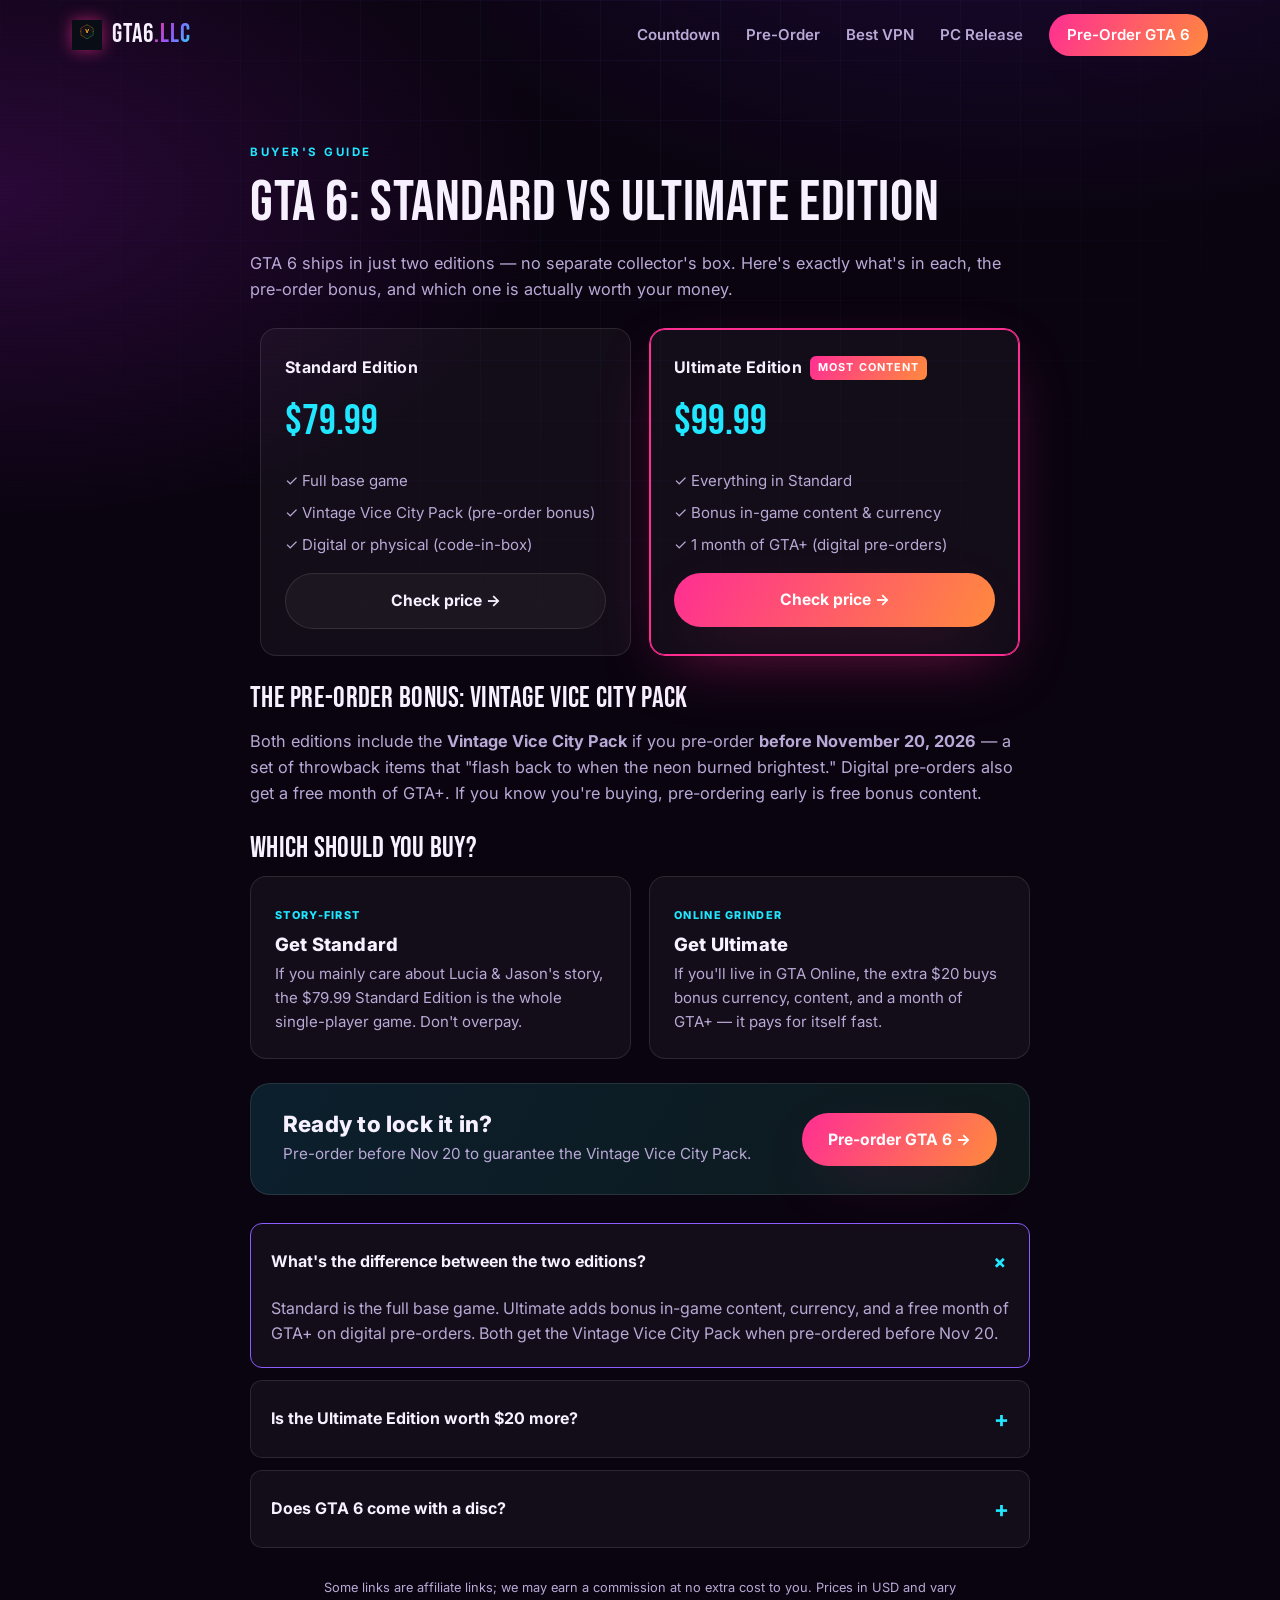
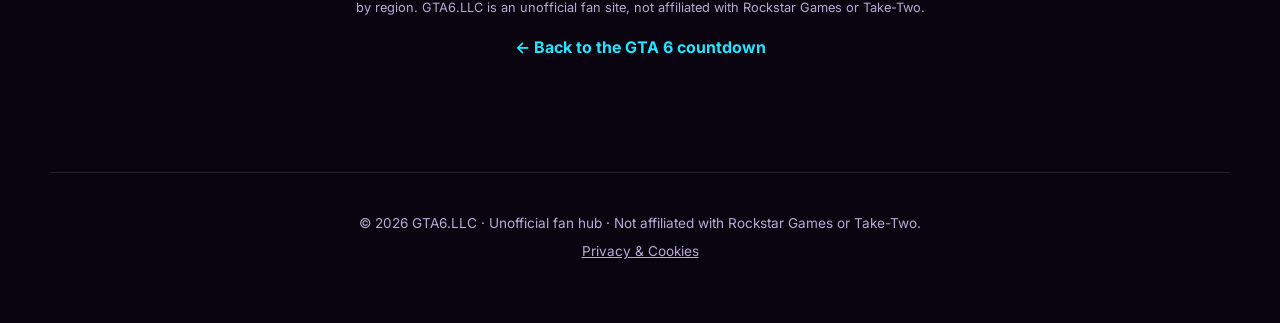
<file: gta-6-editions.html>
<!DOCTYPE html>
<html lang="en">
<head>
  <meta charset="UTF-8" />
  <meta name="viewport" content="width=device-width, initial-scale=1.0" />
  <meta name="theme-color" content="#0a0410" />
  <!-- Google AdSense (Auto Ads) -->
  <script async src="https://pagead2.googlesyndication.com/pagead/js/adsbygoogle.js?client=ca-pub-6834902829870684" crossorigin="anonymous"></script>
  <title>GTA 6 Standard vs Ultimate Edition (2026) — Which Should You Buy?</title>
  <meta name="description" content="GTA 6 Standard ($79.99) vs Ultimate ($99.99) edition compared: what's in each, the Vintage Vice City Pack pre-order bonus, physical vs digital, and which is worth it." />
  <link rel="canonical" href="https://gta6.llc/gta-6-editions.html" />
  <meta property="og:title" content="GTA 6 Standard vs Ultimate Edition — Which to Buy" />
  <meta property="og:description" content="Full comparison of GTA 6's two editions + the pre-order bonus, and which is worth your money." />
  <meta property="og:url" content="https://gta6.llc/gta-6-editions.html" />
  <meta property="og:image" content="https://gta6.llc/og-image.svg" />
  <meta name="twitter:card" content="summary_large_image" />
  <link rel="icon" href="logo.svg" type="image/svg+xml" />
  <link rel="preconnect" href="https://fonts.googleapis.com" />
  <link rel="preconnect" href="https://fonts.gstatic.com" crossorigin />
  <link href="https://fonts.googleapis.com/css2?family=Bebas+Neue&family=Space+Grotesk:wght@400;500;700&family=Inter:wght@400;500;600;700;800&display=swap" rel="stylesheet" />
  <link rel="stylesheet" href="styles.css" />
  <script type="application/ld+json">
  {
    "@context": "https://schema.org",
    "@type": "FAQPage",
    "mainEntity": [
      { "@type": "Question", "name": "What's the difference between GTA 6 Standard and Ultimate?", "acceptedAnswer": { "@type": "Answer", "text": "Standard ($79.99) is the full base game. Ultimate ($99.99) adds bonus in-game content and currency, and digital pre-orders include one free month of GTA+. Both include the Vintage Vice City Pack if you pre-order before November 20." } },
      { "@type": "Question", "name": "Is the GTA 6 Ultimate Edition worth it?", "acceptedAnswer": { "@type": "Answer", "text": "If you plan to play GTA Online extensively, the Ultimate Edition's bonus content, currency, and month of GTA+ can be worth the extra $20. If you mainly want the story, the Standard Edition is all you need." } },
      { "@type": "Question", "name": "Does GTA 6 come with a disc?", "acceptedAnswer": { "@type": "Answer", "text": "The physical edition ships as a code in a box rather than a disc. If you want a disc on your shelf, note that this generation of GTA 6 physical copies are download codes." } }
    ]
  }
  </script>
</head>
<body>
  <div class="ambient-grid" aria-hidden="true"></div>
  <div class="scanline" aria-hidden="true"></div>

  <header class="site-header">
    <a href="index.html" class="brand"><img src="logo.svg" alt="" class="brand-logo" width="30" height="30" /><span class="brand-word">GTA6<span class="brand-tld">.llc</span></span></a>
    <button class="menu-toggle" id="menuToggle" aria-label="Toggle navigation" aria-expanded="false"><span></span><span></span><span></span></button>
    <nav class="site-nav" id="siteNav">
      <a href="index.html#countdown">Countdown</a>
      <a href="index.html#preorder">Pre-Order</a>
      <a href="best-vpn-gta-online.html">Best VPN</a>
      <a href="pc-release-tracker.html">PC Release</a>
      <a href="index.html#preorder" class="nav-cta">Pre-Order GTA 6</a>
    </nav>
  </header>

  <main id="top">
    <article class="section" style="max-width:820px;opacity:1;transform:none">
      <p class="eyebrow">Buyer's Guide</p>
      <h1 style="font-size:clamp(2.3rem,6vw,3.6rem);margin:6px 0 16px">GTA 6: Standard vs Ultimate Edition</h1>
      <p class="section-lead" style="margin-bottom:26px">GTA 6 ships in just two editions — no separate collector's box. Here's exactly what's in each, the pre-order bonus, and which one is actually worth your money.</p>

      <div class="edition-compare" style="margin-bottom:28px">
        <article class="edition">
          <p class="edition-tier">Standard Edition</p>
          <p class="edition-price">$79.99</p>
          <ul>
            <li>✓ Full base game</li>
            <li>✓ Vintage Vice City Pack (pre-order bonus)</li>
            <li>✓ Digital or physical (code-in-box)</li>
          </ul>
          <a class="btn btn-ghost" data-buy="editions-standard" href="https://store.rockstargames.com/" target="_blank" rel="noopener sponsored" style="justify-content:center;margin-top:16px;width:100%">Check price →</a>
        </article>
        <article class="edition featured">
          <p class="edition-tier">Ultimate Edition <span class="edition-flag">Most content</span></p>
          <p class="edition-price">$99.99</p>
          <ul>
            <li>✓ Everything in Standard</li>
            <li>✓ Bonus in-game content & currency</li>
            <li>✓ 1 month of GTA+ (digital pre-orders)</li>
          </ul>
          <a class="btn btn-primary" data-buy="editions-ultimate" href="https://store.rockstargames.com/" target="_blank" rel="noopener sponsored" style="justify-content:center;margin-top:16px;width:100%">Check price →</a>
        </article>
      </div>

      <h2 style="font-size:1.8rem;margin:28px 0 12px">The pre-order bonus: Vintage Vice City Pack</h2>
      <p class="section-lead" style="margin-bottom:14px">Both editions include the <strong>Vintage Vice City Pack</strong> if you pre-order <strong>before November 20, 2026</strong> — a set of throwback items that "flash back to when the neon burned brightest." Digital pre-orders also get a free month of GTA+. If you know you're buying, pre-ordering early is free bonus content.</p>

      <h2 style="font-size:1.8rem;margin:28px 0 12px">Which should you buy?</h2>
      <div class="news-grid" style="margin-bottom:24px">
        <div class="news-card"><span class="news-tag">Story-first</span><h3>Get Standard</h3><p>If you mainly care about Lucia & Jason's story, the $79.99 Standard Edition is the whole single-player game. Don't overpay.</p></div>
        <div class="news-card"><span class="news-tag">Online grinder</span><h3>Get Ultimate</h3><p>If you'll live in GTA Online, the extra $20 buys bonus currency, content, and a month of GTA+ — it pays for itself fast.</p></div>
      </div>

      <div class="vpn-band" style="margin:0 0 28px">
        <div class="vpn-copy"><h3 style="margin:0">Ready to lock it in?</h3><p style="margin-top:6px">Pre-order before Nov 20 to guarantee the Vintage Vice City Pack.</p></div>
        <a class="btn btn-primary" data-buy="editions-amazon" href="https://www.amazon.com/s?k=Grand+Theft+Auto+VI" target="_blank" rel="noopener sponsored">Pre-order GTA 6 →</a>
      </div>

      <div class="faq-list">
        <details open><summary>What's the difference between the two editions?</summary><p>Standard is the full base game. Ultimate adds bonus in-game content, currency, and a free month of GTA+ on digital pre-orders. Both get the Vintage Vice City Pack when pre-ordered before Nov 20.</p></details>
        <details><summary>Is the Ultimate Edition worth $20 more?</summary><p>For heavy GTA Online players, yes — the bonus currency and GTA+ month offset the cost. For story-only players, the Standard Edition is enough.</p></details>
        <details><summary>Does GTA 6 come with a disc?</summary><p>The physical version is a code in a box, not a disc. Both physical and digital deliver the same game.</p></details>
      </div>

      <p class="fine-print" style="margin-top:30px">Some links are affiliate links; we may earn a commission at no extra cost to you. Prices in USD and vary by region. GTA6.LLC is an unofficial fan site, not affiliated with Rockstar Games or Take-Two.</p>
      <p style="text-align:center;margin-top:16px"><a href="index.html" style="color:var(--cyan);font-weight:700">← Back to the GTA 6 countdown</a></p>
    </article>
  </main>

  <footer class="site-footer"><p class="footer-meta">&copy; <span id="year"></span> GTA6.LLC · Unofficial fan hub · Not affiliated with Rockstar Games or Take-Two.</p>  <p class="footer-meta" style="margin-top:6px"><a href="privacy.html" style="color:var(--muted);text-decoration:underline">Privacy &amp; Cookies</a></p>
  </footer>

  <script src="config.js"></script>
  <script>
    (function () {
      var links = (window.GTA6_CONFIG || {}).guideLinks || {};
      document.querySelectorAll("[data-buy]").forEach(function (el) { var u = links[el.getAttribute("data-buy")]; if (u) el.href = u; });
      var y = document.getElementById("year"); if (y) y.textContent = new Date().getFullYear();
      var t = document.getElementById("menuToggle"), n = document.getElementById("siteNav");
      if (t && n) t.addEventListener("click", function () { n.classList.toggle("open"); });
      var h = document.querySelector(".site-header");
      window.addEventListener("scroll", function () { if (h) h.classList.toggle("scrolled", window.scrollY > 40); }, { passive: true });
    })();
  </script>
</body>
</html>
</file>
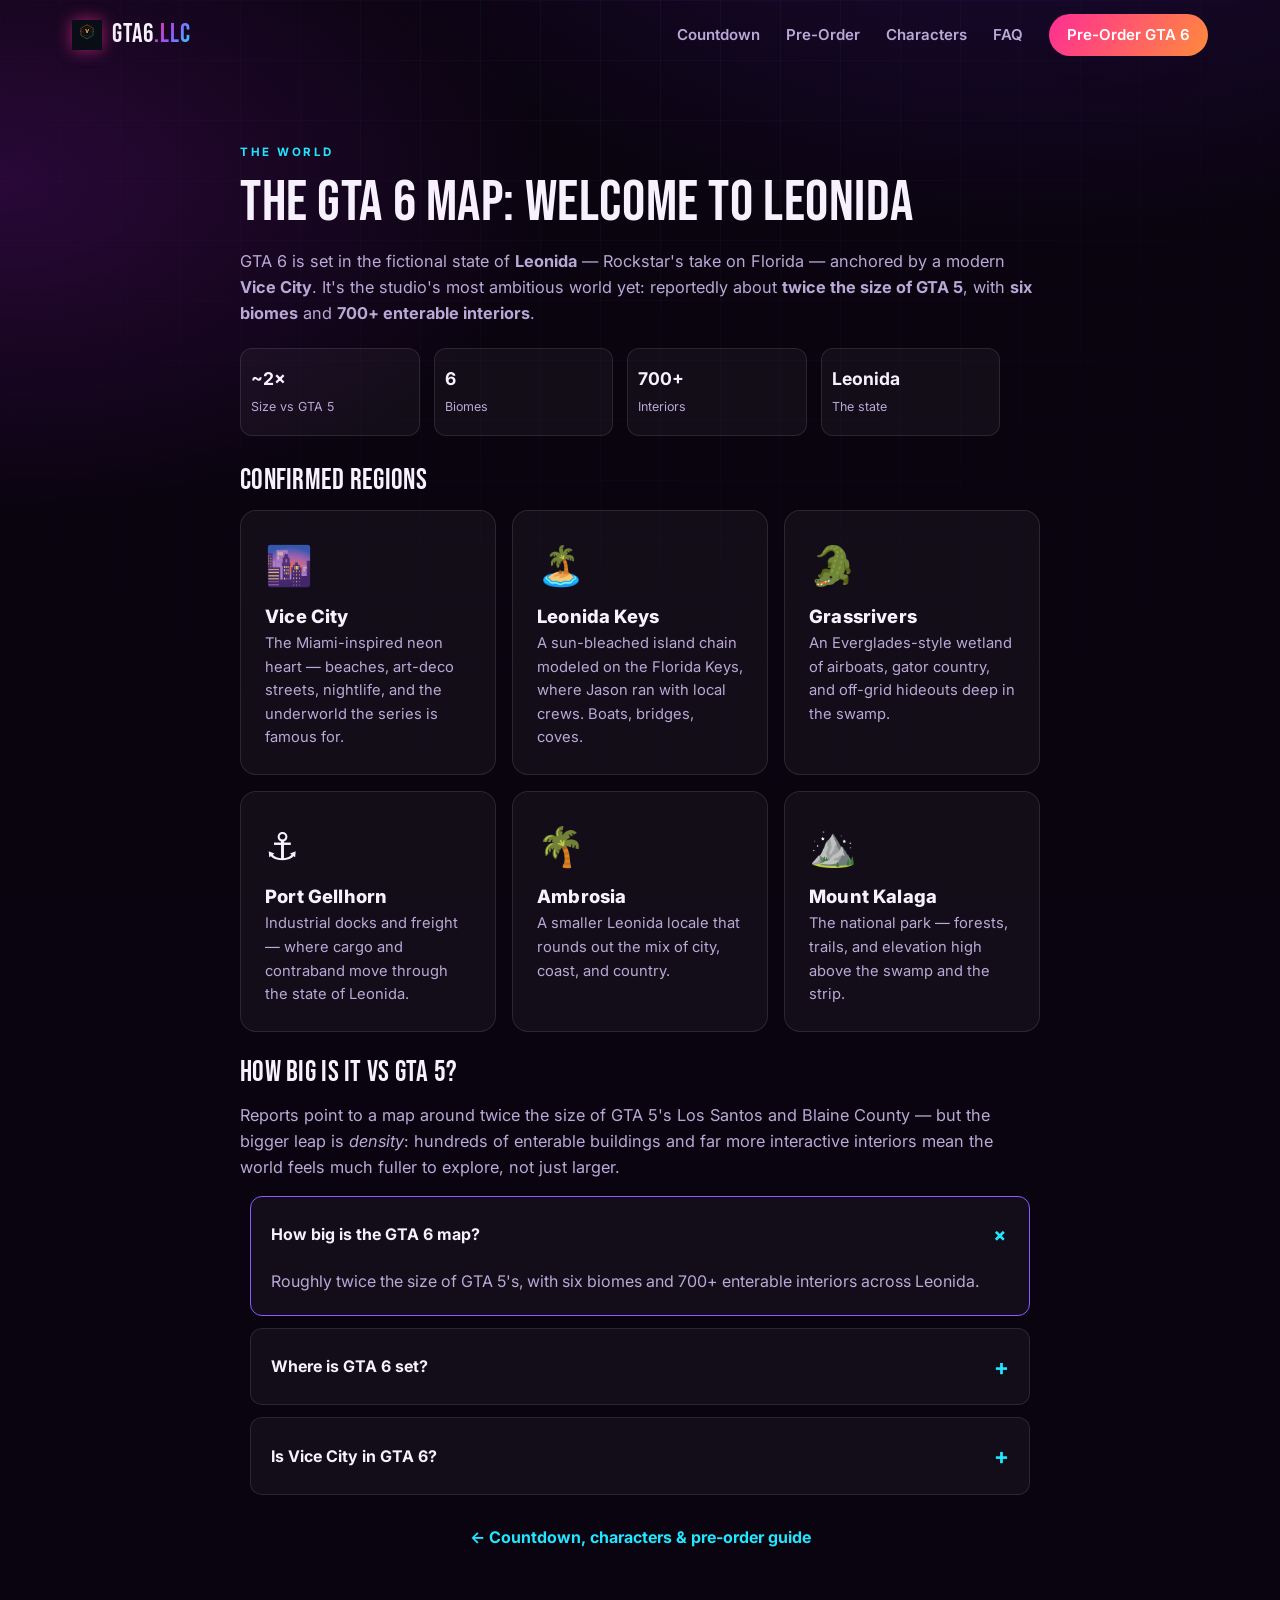
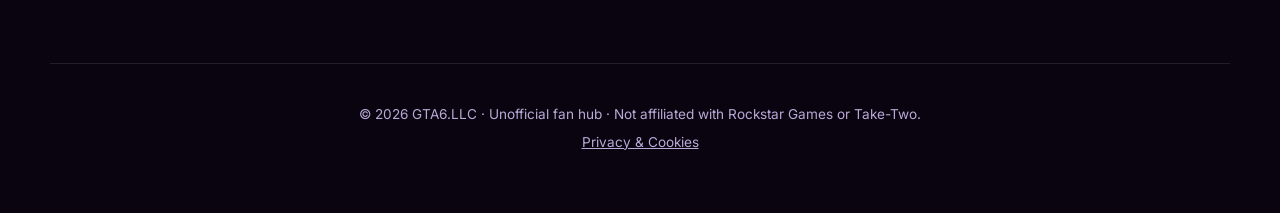
<file: gta-6-map.html>
<!DOCTYPE html>
<html lang="en">
<head>
  <meta charset="UTF-8" />
  <meta name="viewport" content="width=device-width, initial-scale=1.0" />
  <meta name="theme-color" content="#0a0410" />
  <!-- Google AdSense (Auto Ads) -->
  <script async src="https://pagead2.googlesyndication.com/pagead/js/adsbygoogle.js?client=ca-pub-6834902829870684" crossorigin="anonymous"></script>
  <title>GTA 6 Map — Leonida, Vice City & Every Confirmed Location (2026)</title>
  <meta name="description" content="The GTA 6 map explained: the state of Leonida, Vice City, the Leonida Keys, Grassrivers and more. How big is the GTA 6 map vs GTA 5, and every confirmed region." />
  <link rel="canonical" href="https://gta6.llc/gta-6-map.html" />
  <meta name="robots" content="index, follow" />
  <meta property="og:title" content="GTA 6 Map — Leonida & Every Confirmed Location" />
  <meta property="og:description" content="The state of Leonida, Vice City, the Keys and more — plus how the GTA 6 map compares to GTA 5." />
  <meta property="og:url" content="https://gta6.llc/gta-6-map.html" />
  <meta property="og:image" content="https://gta6.llc/og-image.svg" />
  <meta name="twitter:card" content="summary_large_image" />
  <link rel="icon" href="logo.svg" type="image/svg+xml" />
  <link rel="preconnect" href="https://fonts.googleapis.com" />
  <link rel="preconnect" href="https://fonts.gstatic.com" crossorigin />
  <link href="https://fonts.googleapis.com/css2?family=Bebas+Neue&family=Space+Grotesk:wght@400;500;700&family=Inter:wght@400;500;600;700;800&display=swap" rel="stylesheet" />
  <link rel="stylesheet" href="styles.css" />
  <script type="application/ld+json">
  { "@context": "https://schema.org", "@type": "FAQPage", "mainEntity": [
    { "@type": "Question", "name": "How big is the GTA 6 map?", "acceptedAnswer": { "@type": "Answer", "text": "The GTA 6 map is reported to be roughly twice the size of GTA 5's, spanning six biomes with 700+ enterable interiors across the state of Leonida." } },
    { "@type": "Question", "name": "Where is GTA 6 set?", "acceptedAnswer": { "@type": "Answer", "text": "GTA 6 is set in the fictional state of Leonida, inspired by Florida, centered on Vice City and including the Leonida Keys, Grassrivers, Port Gellhorn, Ambrosia and Mount Kalaga National Park." } },
    { "@type": "Question", "name": "Is Vice City in GTA 6?", "acceptedAnswer": { "@type": "Answer", "text": "Yes. Vice City, the Miami-inspired city, is the central location of GTA 6 and sits within the wider state of Leonida." } }
  ] }
  </script>
</head>
<body>
  <div class="ambient-grid" aria-hidden="true"></div>
  <div class="scanline" aria-hidden="true"></div>

  <header class="site-header">
    <a href="index.html" class="brand"><img src="logo.svg" alt="" class="brand-logo" width="30" height="30" /><span class="brand-word">GTA6<span class="brand-tld">.llc</span></span></a>
    <button class="menu-toggle" id="menuToggle" aria-label="Toggle navigation" aria-expanded="false"><span></span><span></span><span></span></button>
    <nav class="site-nav" id="siteNav">
      <a href="index.html#countdown">Countdown</a>
      <a href="index.html#preorder">Pre-Order</a>
      <a href="gta-6-characters.html">Characters</a>
      <a href="index.html#faq">FAQ</a>
      <a href="index.html#preorder" class="nav-cta">Pre-Order GTA 6</a>
    </nav>
  </header>

  <main id="top">
    <article class="section" style="max-width:840px;opacity:1;transform:none">
      <p class="eyebrow">The World</p>
      <h1 style="font-size:clamp(2.3rem,6vw,3.6rem);margin:6px 0 14px">The GTA&nbsp;6 Map: Welcome to Leonida</h1>
      <p class="section-lead" style="margin-bottom:22px">GTA 6 is set in the fictional state of <strong>Leonida</strong> — Rockstar's take on Florida — anchored by a modern <strong>Vice City</strong>. It's the studio's most ambitious world yet: reportedly about <strong>twice the size of GTA 5</strong>, with <strong>six biomes</strong> and <strong>700+ enterable interiors</strong>.</p>

      <div class="hero-facts" style="margin:0 0 30px">
        <div><strong>~2×</strong><span>Size vs GTA 5</span></div>
        <div><strong>6</strong><span>Biomes</span></div>
        <div><strong>700+</strong><span>Interiors</span></div>
        <div><strong>Leonida</strong><span>The state</span></div>
      </div>

      <h2 style="font-size:1.8rem;margin:26px 0 14px">Confirmed regions</h2>
      <div class="world-grid" style="margin-bottom:26px">
        <article><div class="world-icon">🌆</div><h3>Vice City</h3><p>The Miami-inspired neon heart — beaches, art-deco streets, nightlife, and the underworld the series is famous for.</p></article>
        <article><div class="world-icon">🏝️</div><h3>Leonida Keys</h3><p>A sun-bleached island chain modeled on the Florida Keys, where Jason ran with local crews. Boats, bridges, coves.</p></article>
        <article><div class="world-icon">🐊</div><h3>Grassrivers</h3><p>An Everglades-style wetland of airboats, gator country, and off-grid hideouts deep in the swamp.</p></article>
        <article><div class="world-icon">⚓</div><h3>Port Gellhorn</h3><p>Industrial docks and freight — where cargo and contraband move through the state of Leonida.</p></article>
        <article><div class="world-icon">🌴</div><h3>Ambrosia</h3><p>A smaller Leonida locale that rounds out the mix of city, coast, and country.</p></article>
        <article><div class="world-icon">⛰️</div><h3>Mount Kalaga</h3><p>The national park — forests, trails, and elevation high above the swamp and the strip.</p></article>
      </div>

      <h2 style="font-size:1.8rem;margin:26px 0 12px">How big is it vs GTA 5?</h2>
      <p class="section-lead" style="margin-bottom:16px">Reports point to a map around twice the size of GTA 5's Los Santos and Blaine County — but the bigger leap is <em>density</em>: hundreds of enterable buildings and far more interactive interiors mean the world feels much fuller to explore, not just larger.</p>

      <div class="faq-list">
        <details open><summary>How big is the GTA 6 map?</summary><p>Roughly twice the size of GTA 5's, with six biomes and 700+ enterable interiors across Leonida.</p></details>
        <details><summary>Where is GTA 6 set?</summary><p>In the fictional Florida-inspired state of Leonida — Vice City plus the Leonida Keys, Grassrivers, Port Gellhorn, Ambrosia and Mount Kalaga National Park.</p></details>
        <details><summary>Is Vice City in GTA 6?</summary><p>Yes — Vice City is the central city, sitting within the wider state of Leonida.</p></details>
      </div>

      <p style="text-align:center;margin-top:30px"><a href="index.html" style="color:var(--cyan);font-weight:700">← Countdown, characters & pre-order guide</a></p>
    </article>
  </main>

  <footer class="site-footer">
    <p class="footer-meta">&copy; <span id="year"></span> GTA6.LLC · Unofficial fan hub · Not affiliated with Rockstar Games or Take-Two.</p>
    <p class="footer-meta" style="margin-top:6px"><a href="privacy.html" style="color:var(--muted);text-decoration:underline">Privacy &amp; Cookies</a></p>
  </footer>

  <script>
    (function () {
      var y = document.getElementById("year"); if (y) y.textContent = new Date().getFullYear();
      var t = document.getElementById("menuToggle"), n = document.getElementById("siteNav");
      if (t && n) t.addEventListener("click", function(){ n.classList.toggle("open"); });
      var h = document.querySelector(".site-header");
      window.addEventListener("scroll", function(){ if(h) h.classList.toggle("scrolled", window.scrollY>40); }, {passive:true});
    })();
  </script>
</body>
</html>
</file>
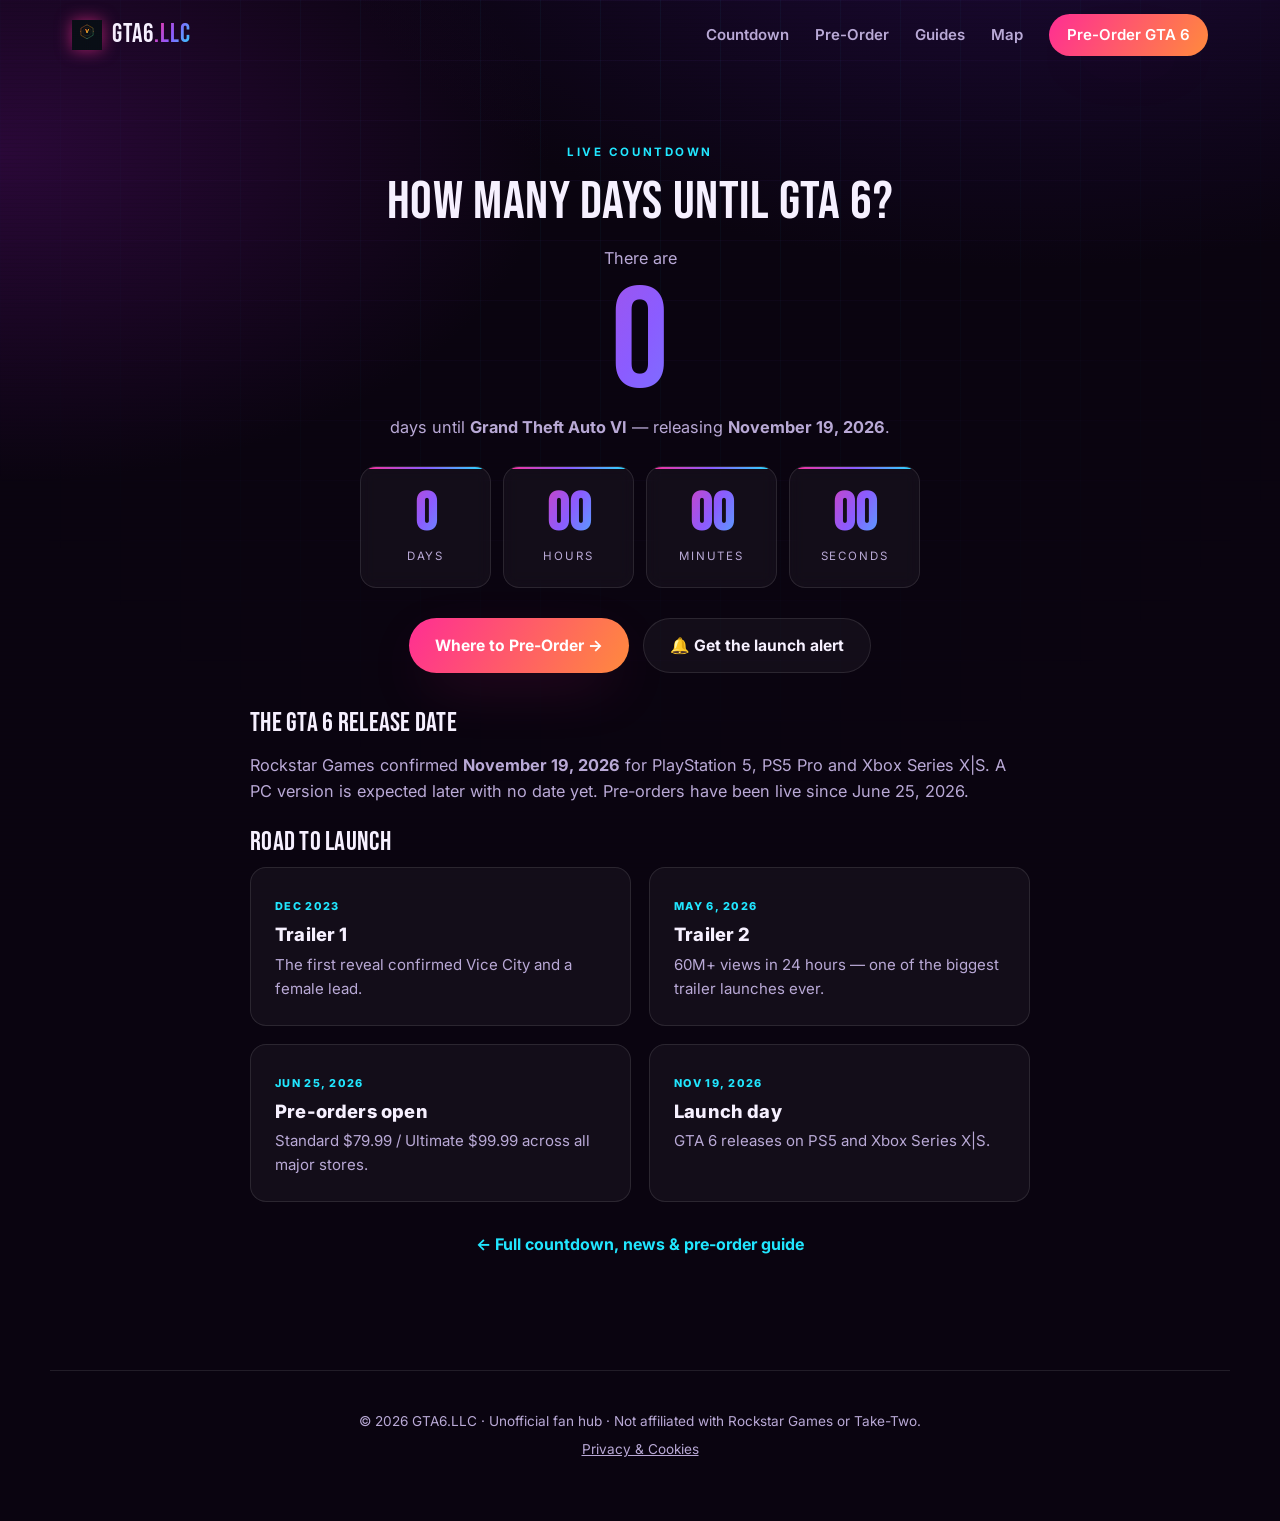
<file: how-many-days-until-gta-6.html>
<!DOCTYPE html>
<html lang="en">
<head>
  <meta charset="UTF-8" />
  <meta name="viewport" content="width=device-width, initial-scale=1.0" />
  <meta name="theme-color" content="#0a0410" />
  <!-- Google AdSense (Auto Ads) -->
  <script async src="https://pagead2.googlesyndication.com/pagead/js/adsbygoogle.js?client=ca-pub-6834902829870684" crossorigin="anonymous"></script>
  <title>How Many Days Until GTA 6? — Live Countdown to Nov 19, 2026</title>
  <meta name="description" content="How many days until GTA 6? A live countdown to the Grand Theft Auto VI release on November 19, 2026 — exact days, hours, minutes and seconds remaining." />
  <link rel="canonical" href="https://gta6.llc/how-many-days-until-gta-6.html" />
  <meta name="robots" content="index, follow" />
  <meta property="og:title" content="How Many Days Until GTA 6? — Live Countdown" />
  <meta property="og:description" content="Live countdown to GTA 6's November 19, 2026 release — days, hours, minutes, seconds." />
  <meta property="og:url" content="https://gta6.llc/how-many-days-until-gta-6.html" />
  <meta property="og:image" content="https://gta6.llc/og-image.svg" />
  <meta name="twitter:card" content="summary_large_image" />
  <link rel="icon" href="logo.svg" type="image/svg+xml" />
  <link rel="preconnect" href="https://fonts.googleapis.com" />
  <link rel="preconnect" href="https://fonts.gstatic.com" crossorigin />
  <link href="https://fonts.googleapis.com/css2?family=Bebas+Neue&family=Space+Grotesk:wght@400;500;700&family=Inter:wght@400;500;600;700;800&display=swap" rel="stylesheet" />
  <link rel="stylesheet" href="styles.css" />
  <script type="application/ld+json">
  { "@context": "https://schema.org", "@type": "FAQPage", "mainEntity": [
    { "@type": "Question", "name": "How many days until GTA 6?", "acceptedAnswer": { "@type": "Answer", "text": "GTA 6 releases on November 19, 2026. The exact number of days remaining is shown by the live countdown on this page and updates in real time." } },
    { "@type": "Question", "name": "What is the GTA 6 release date?", "acceptedAnswer": { "@type": "Answer", "text": "Grand Theft Auto VI launches on November 19, 2026 for PlayStation 5, PS5 Pro and Xbox Series X|S. A PC version is expected later but is not dated." } }
  ] }
  </script>
</head>
<body>
  <div class="ambient-grid" aria-hidden="true"></div>
  <div class="scanline" aria-hidden="true"></div>

  <header class="site-header">
    <a href="index.html" class="brand"><img src="logo.svg" alt="" class="brand-logo" width="30" height="30" /><span class="brand-word">GTA6<span class="brand-tld">.llc</span></span></a>
    <button class="menu-toggle" id="menuToggle" aria-label="Toggle navigation" aria-expanded="false"><span></span><span></span><span></span></button>
    <nav class="site-nav" id="siteNav">
      <a href="index.html#countdown">Countdown</a>
      <a href="index.html#preorder">Pre-Order</a>
      <a href="index.html#guides">Guides</a>
      <a href="gta-6-map.html">Map</a>
      <a href="index.html#preorder" class="nav-cta">Pre-Order GTA 6</a>
    </nav>
  </header>

  <main id="top">
    <article class="section" style="max-width:820px;opacity:1;transform:none;text-align:center">
      <p class="eyebrow">Live Countdown</p>
      <h1 style="font-size:clamp(2.2rem,6vw,3.4rem);margin:6px 0 14px">How Many Days Until GTA&nbsp;6?</h1>
      <p class="section-lead" style="margin-bottom:8px">There are</p>
      <p style="font-family:var(--font-display);font-size:clamp(4rem,18vw,9rem);line-height:0.9;margin:0;background:var(--grad);-webkit-background-clip:text;background-clip:text;color:transparent"><span id="bigDays">—</span></p>
      <p class="section-lead" style="margin:6px 0 26px">days until <strong>Grand Theft Auto VI</strong> — releasing <strong>November 19, 2026</strong>.</p>

      <div class="countdown-grid" id="countdownGrid" style="max-width:560px;margin:0 auto 30px">
        <div class="cd-cell"><strong id="cdDays">—</strong><span>Days</span></div>
        <div class="cd-cell"><strong id="cdHours">—</strong><span>Hours</span></div>
        <div class="cd-cell"><strong id="cdMins">—</strong><span>Minutes</span></div>
        <div class="cd-cell"><strong id="cdSecs">—</strong><span>Seconds</span></div>
      </div>

      <div class="hero-actions" style="justify-content:center;margin-bottom:36px">
        <a href="index.html#preorder" class="btn btn-primary">Where to Pre-Order →</a>
        <a href="index.html#notify" class="btn btn-ghost">🔔 Get the launch alert</a>
      </div>

      <div style="text-align:left">
        <h2 style="font-size:1.7rem;margin:20px 0 10px">The GTA 6 release date</h2>
        <p class="section-lead" style="margin-bottom:18px">Rockstar Games confirmed <strong>November 19, 2026</strong> for PlayStation 5, PS5 Pro and Xbox Series X|S. A PC version is expected later with no date yet. Pre-orders have been live since June 25, 2026.</p>

        <h2 style="font-size:1.7rem;margin:24px 0 10px">Road to launch</h2>
        <div class="news-grid">
          <div class="news-card"><span class="news-tag">Dec 2023</span><h3>Trailer 1</h3><p>The first reveal confirmed Vice City and a female lead.</p></div>
          <div class="news-card"><span class="news-tag">May 6, 2026</span><h3>Trailer 2</h3><p>60M+ views in 24 hours — one of the biggest trailer launches ever.</p></div>
          <div class="news-card"><span class="news-tag">Jun 25, 2026</span><h3>Pre-orders open</h3><p>Standard $79.99 / Ultimate $99.99 across all major stores.</p></div>
          <div class="news-card"><span class="news-tag">Nov 19, 2026</span><h3>Launch day</h3><p>GTA 6 releases on PS5 and Xbox Series X|S.</p></div>
        </div>
      </div>

      <p style="text-align:center;margin-top:30px"><a href="index.html" style="color:var(--cyan);font-weight:700">← Full countdown, news & pre-order guide</a></p>
    </article>
  </main>

  <footer class="site-footer">
    <p class="footer-meta">&copy; <span id="year"></span> GTA6.LLC · Unofficial fan hub · Not affiliated with Rockstar Games or Take-Two.</p>
    <p class="footer-meta" style="margin-top:6px"><a href="privacy.html" style="color:var(--muted);text-decoration:underline">Privacy &amp; Cookies</a></p>
  </footer>

  <script>
    (function () {
      var RELEASE = new Date("2026-11-19T00:00:00");
      function pad(n){return String(n).padStart(2,"0");}
      function tick(){
        var diff = RELEASE - new Date();
        if (diff < 0) diff = 0;
        var days = Math.floor(diff/86400000);
        document.getElementById("bigDays").textContent = days;
        document.getElementById("cdDays").textContent = String(days);
        document.getElementById("cdHours").textContent = pad(Math.floor((diff/3600000)%24));
        document.getElementById("cdMins").textContent = pad(Math.floor((diff/60000)%60));
        document.getElementById("cdSecs").textContent = pad(Math.floor((diff/1000)%60));
      }
      tick(); setInterval(tick, 1000);
      var y = document.getElementById("year"); if (y) y.textContent = new Date().getFullYear();
      var t = document.getElementById("menuToggle"), n = document.getElementById("siteNav");
      if (t && n) t.addEventListener("click", function(){ n.classList.toggle("open"); });
      var h = document.querySelector(".site-header");
      window.addEventListener("scroll", function(){ if(h) h.classList.toggle("scrolled", window.scrollY>40); }, {passive:true});
    })();
  </script>
</body>
</html>
</file>
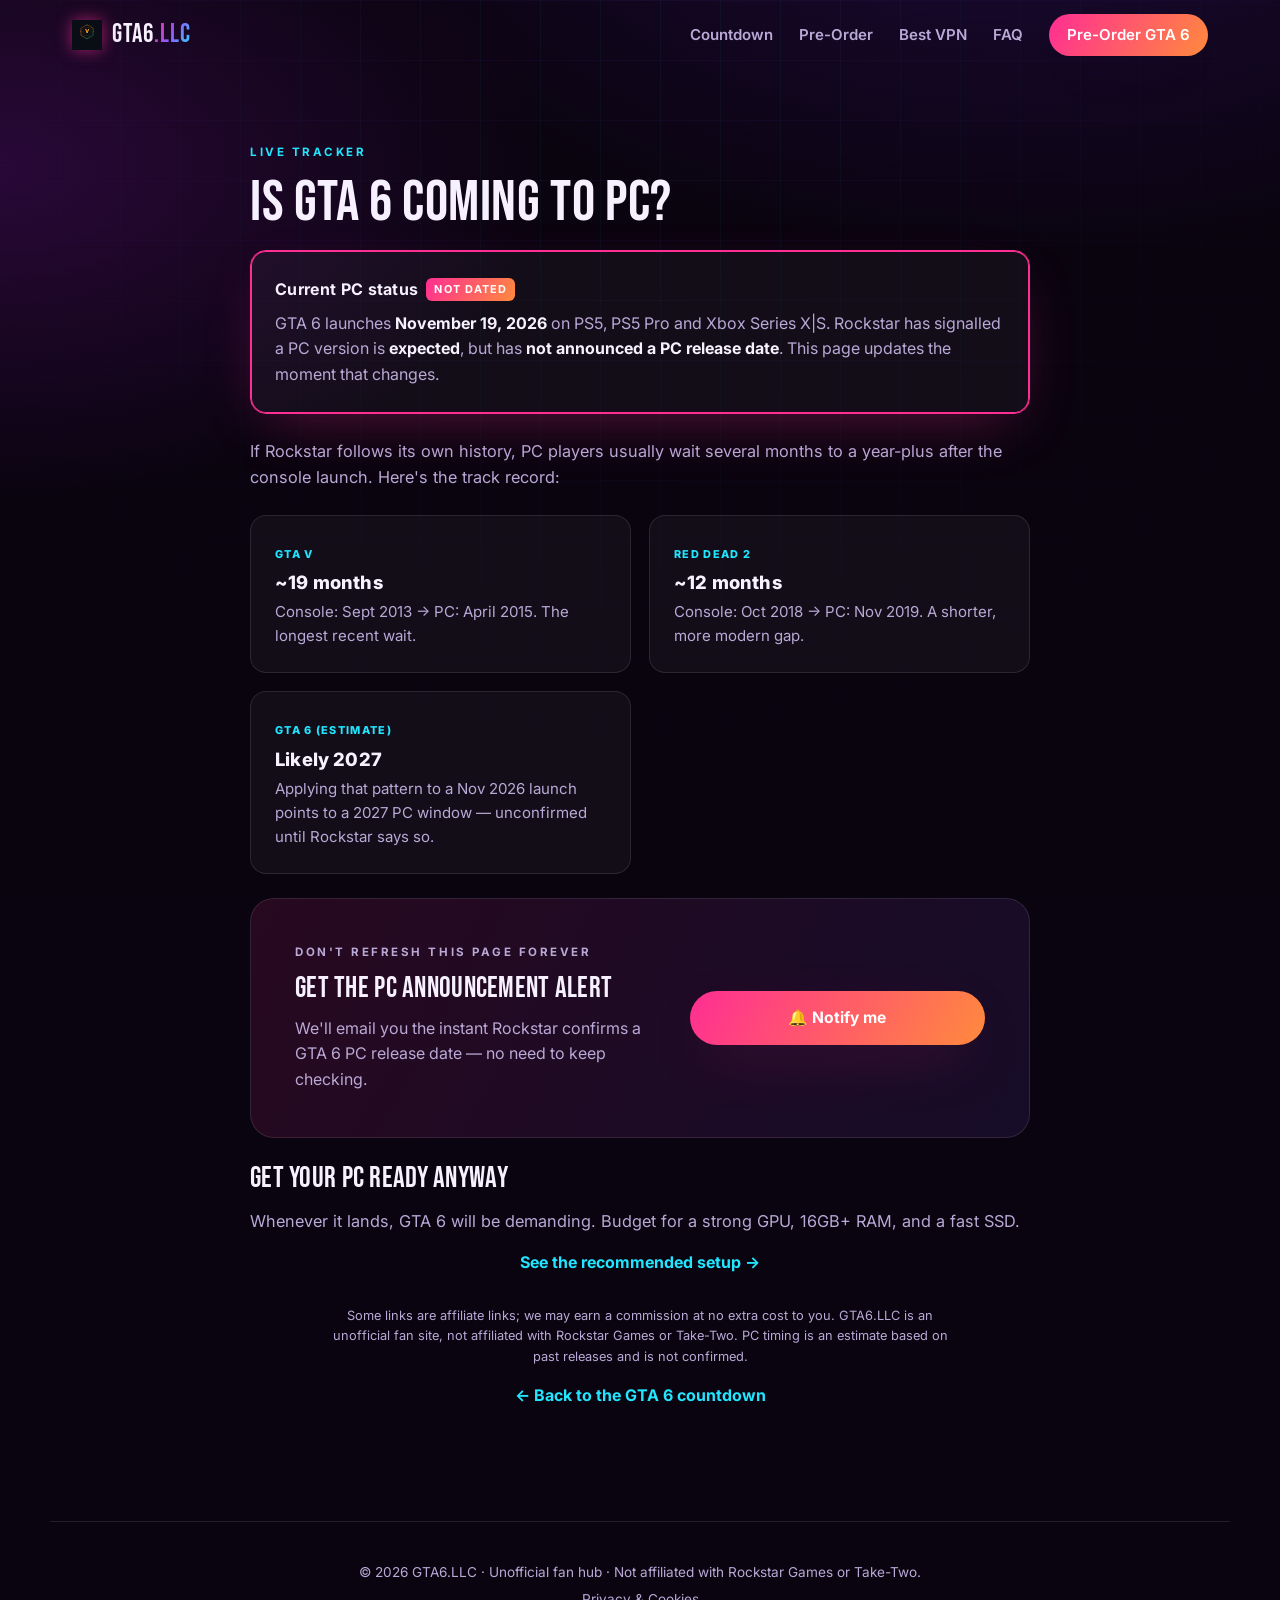
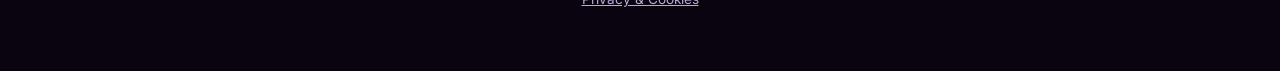
<file: pc-release-tracker.html>
<!DOCTYPE html>
<html lang="en">
<head>
  <meta charset="UTF-8" />
  <meta name="viewport" content="width=device-width, initial-scale=1.0" />
  <meta name="theme-color" content="#0a0410" />
  <!-- Google AdSense (Auto Ads) -->
  <script async src="https://pagead2.googlesyndication.com/pagead/js/adsbygoogle.js?client=ca-pub-6834902829870684" crossorigin="anonymous"></script>
  <title>Is GTA 6 Coming to PC? — GTA 6 PC Release Date Tracker (2026)</title>
  <meta name="description" content="Is GTA 6 on PC? Live tracker of the GTA 6 PC release date. What Rockstar has said, when to expect it based on GTA 5 and RDR2 history, and how to get notified." />
  <link rel="canonical" href="https://gta6.llc/pc-release-tracker.html" />
  <meta property="og:title" content="GTA 6 PC Release Date Tracker" />
  <meta property="og:description" content="Is GTA 6 coming to PC? Live status, expected window, and how to get notified the moment it's announced." />
  <meta property="og:url" content="https://gta6.llc/pc-release-tracker.html" />
  <meta property="og:image" content="https://gta6.llc/og-image.svg" />
  <meta name="twitter:card" content="summary_large_image" />
  <link rel="icon" href="logo.svg" type="image/svg+xml" />
  <link rel="preconnect" href="https://fonts.googleapis.com" />
  <link rel="preconnect" href="https://fonts.gstatic.com" crossorigin />
  <link href="https://fonts.googleapis.com/css2?family=Bebas+Neue&family=Space+Grotesk:wght@400;500;700&family=Inter:wght@400;500;600;700;800&display=swap" rel="stylesheet" />
  <link rel="stylesheet" href="styles.css" />
  <script type="application/ld+json">
  {
    "@context": "https://schema.org",
    "@type": "FAQPage",
    "mainEntity": [
      { "@type": "Question", "name": "Is GTA 6 coming to PC?", "acceptedAnswer": { "@type": "Answer", "text": "Rockstar has indicated a PC version is expected, but it has not been dated. GTA 6 launches first on PS5, PS5 Pro, and Xbox Series X|S on November 19, 2026." } },
      { "@type": "Question", "name": "When will GTA 6 come to PC?", "acceptedAnswer": { "@type": "Answer", "text": "No date is confirmed. Historically, GTA 5's PC version arrived about 19 months after consoles and Red Dead Redemption 2's about 12 months later, so a 2027 PC release is a common expectation — but treat it as unconfirmed until Rockstar announces it." } }
    ]
  }
  </script>
</head>
<body>
  <div class="ambient-grid" aria-hidden="true"></div>
  <div class="scanline" aria-hidden="true"></div>

  <header class="site-header">
    <a href="index.html" class="brand">
      <img src="logo.svg" alt="" class="brand-logo" width="30" height="30" />
      <span class="brand-word">GTA6<span class="brand-tld">.llc</span></span>
    </a>
    <button class="menu-toggle" id="menuToggle" aria-label="Toggle navigation" aria-expanded="false"><span></span><span></span><span></span></button>
    <nav class="site-nav" id="siteNav">
      <a href="index.html#countdown">Countdown</a>
      <a href="index.html#preorder">Pre-Order</a>
      <a href="best-vpn-gta-online.html">Best VPN</a>
      <a href="index.html#faq">FAQ</a>
      <a href="index.html#preorder" class="nav-cta">Pre-Order GTA 6</a>
    </nav>
  </header>

  <main id="top">
    <article class="section" style="max-width:820px;opacity:1;transform:none">
      <p class="eyebrow">Live Tracker</p>
      <h1 style="font-size:clamp(2.4rem,6vw,3.6rem);margin:6px 0 16px">Is GTA&nbsp;6 Coming to PC?</h1>

      <div class="edition featured" style="margin-bottom:24px">
        <p class="edition-tier">Current PC status <span class="edition-flag">Not dated</span></p>
        <p style="color:var(--muted);margin-top:8px">GTA 6 launches <strong style="color:var(--text)">November 19, 2026</strong> on PS5, PS5 Pro and Xbox Series X|S. Rockstar has signalled a PC version is <strong style="color:var(--text)">expected</strong>, but has <strong style="color:var(--text)">not announced a PC release date</strong>. This page updates the moment that changes.</p>
      </div>

      <p class="section-lead" style="margin-bottom:24px">If Rockstar follows its own history, PC players usually wait several months to a year-plus after the console launch. Here's the track record:</p>

      <div class="news-grid" style="margin-bottom:24px">
        <div class="news-card"><span class="news-tag">GTA V</span><h3>~19 months</h3><p>Console: Sept 2013 → PC: April 2015. The longest recent wait.</p></div>
        <div class="news-card"><span class="news-tag">Red Dead 2</span><h3>~12 months</h3><p>Console: Oct 2018 → PC: Nov 2019. A shorter, more modern gap.</p></div>
        <div class="news-card"><span class="news-tag">GTA 6 (estimate)</span><h3>Likely 2027</h3><p>Applying that pattern to a Nov 2026 launch points to a 2027 PC window — unconfirmed until Rockstar says so.</p></div>
      </div>

      <div class="notify-card" style="opacity:1;transform:none;margin:0 0 26px">
        <div class="notify-copy">
          <p class="eyebrow">Don't refresh this page forever</p>
          <h2 style="font-size:1.8rem">Get the PC announcement alert</h2>
          <p>We'll email you the instant Rockstar confirms a GTA 6 PC release date — no need to keep checking.</p>
        </div>
        <a href="index.html#notify" class="btn btn-primary" style="justify-content:center;align-self:center">🔔 Notify me</a>
      </div>

      <h2 style="font-size:1.8rem;margin:26px 0 12px">Get your PC ready anyway</h2>
      <p class="section-lead" style="margin-bottom:16px">Whenever it lands, GTA 6 will be demanding. Budget for a strong GPU, 16GB+ RAM, and a fast SSD.</p>
      <p style="text-align:center"><a href="index.html#gear" style="color:var(--cyan);font-weight:700">See the recommended setup →</a></p>

      <p class="fine-print" style="margin-top:30px">Some links are affiliate links; we may earn a commission at no extra cost to you. GTA6.LLC is an unofficial fan site, not affiliated with Rockstar Games or Take-Two. PC timing is an estimate based on past releases and is not confirmed.</p>
      <p style="text-align:center;margin-top:16px"><a href="index.html" style="color:var(--cyan);font-weight:700">← Back to the GTA 6 countdown</a></p>
    </article>
  </main>

  <footer class="site-footer">
    <p class="footer-meta">&copy; <span id="year"></span> GTA6.LLC · Unofficial fan hub · Not affiliated with Rockstar Games or Take-Two.</p>
    <p class="footer-meta" style="margin-top:6px"><a href="privacy.html" style="color:var(--muted);text-decoration:underline">Privacy &amp; Cookies</a></p>
  </footer>

  <script>
    (function () {
      var y = document.getElementById("year"); if (y) y.textContent = new Date().getFullYear();
      var t = document.getElementById("menuToggle"), n = document.getElementById("siteNav");
      if (t && n) t.addEventListener("click", function () { n.classList.toggle("open"); });
      var h = document.querySelector(".site-header");
      window.addEventListener("scroll", function () { if (h) h.classList.toggle("scrolled", window.scrollY > 40); }, { passive: true });
    })();
  </script>
</body>
</html>
</file>
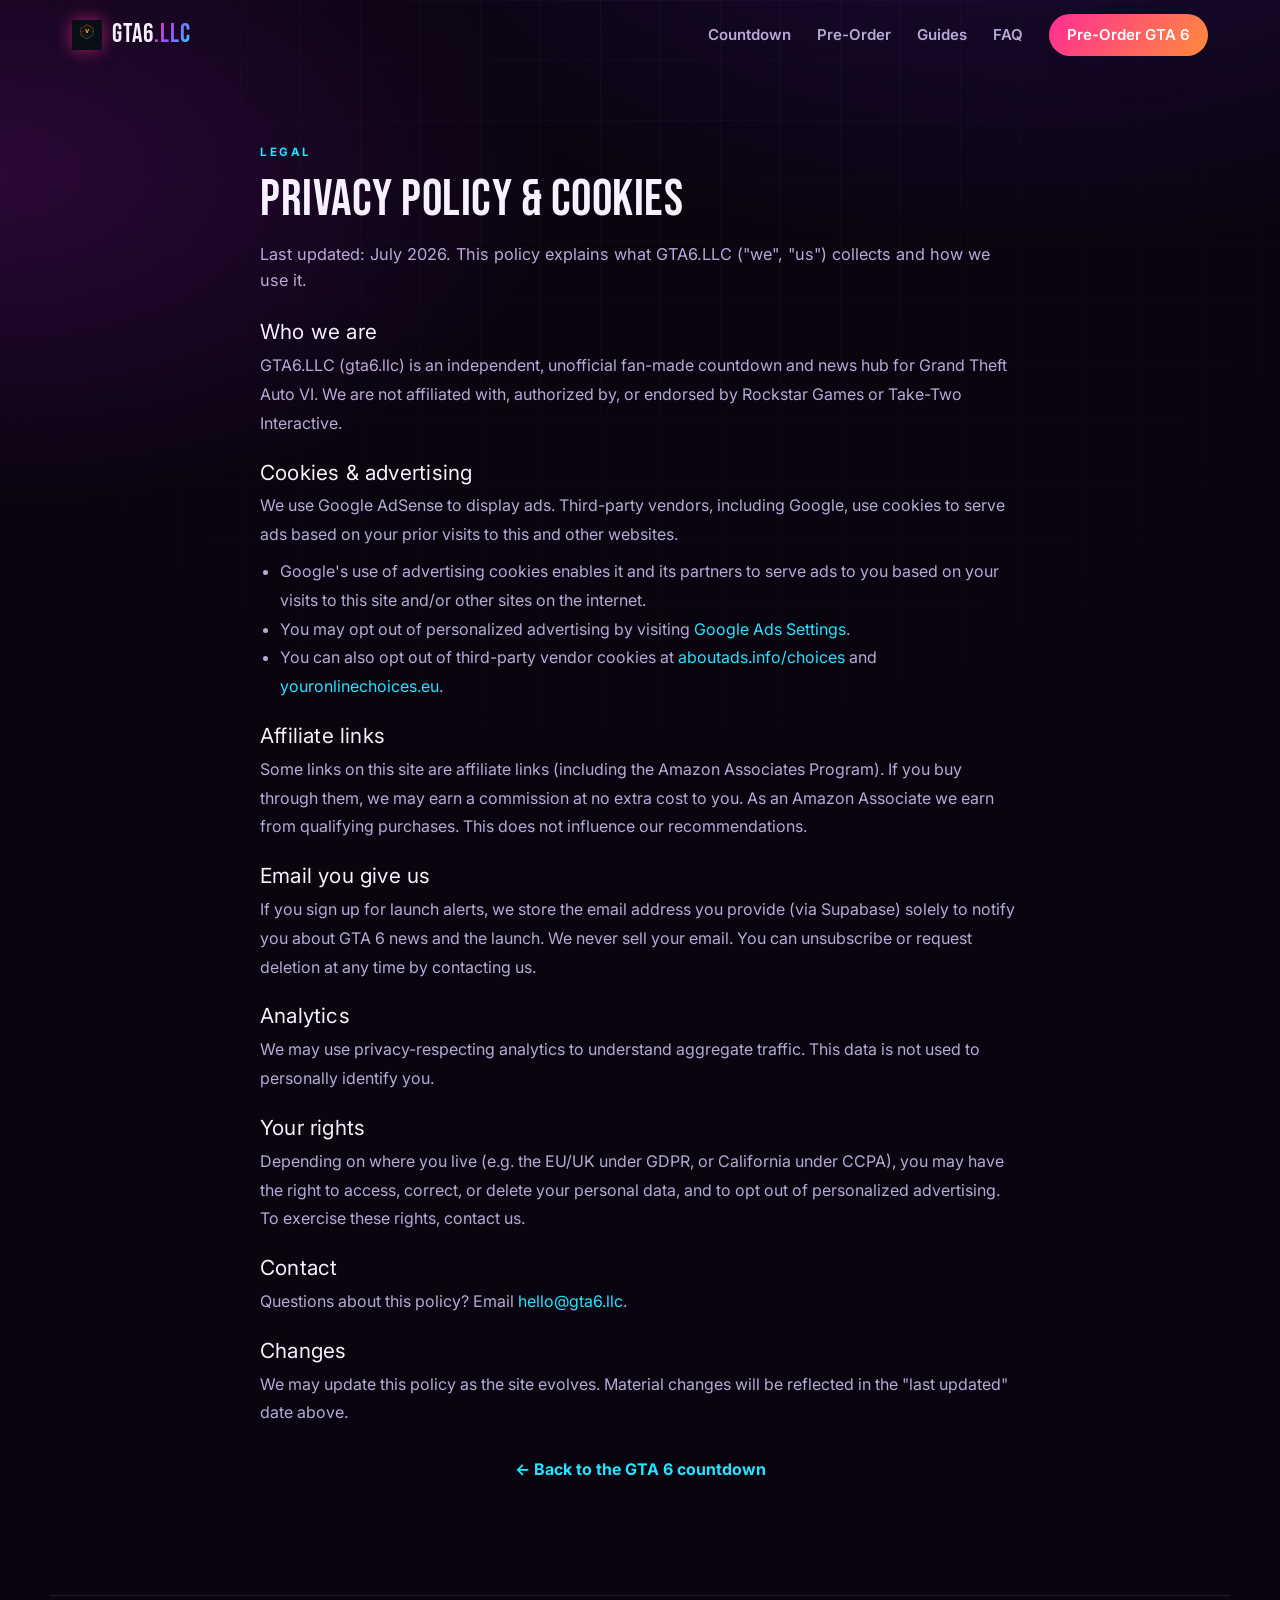
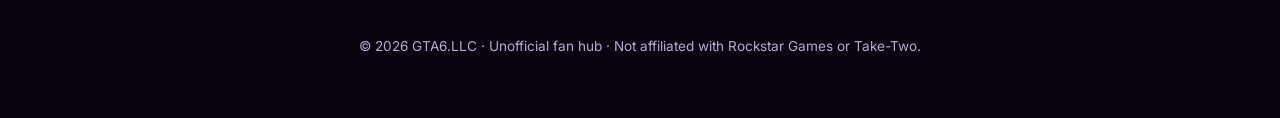
<file: privacy.html>
<!DOCTYPE html>
<html lang="en">
<head>
  <meta charset="UTF-8" />
  <meta name="viewport" content="width=device-width, initial-scale=1.0" />
  <meta name="theme-color" content="#0a0410" />
  <title>Privacy Policy & Cookies — GTA6.LLC</title>
  <meta name="description" content="Privacy policy, cookie notice, advertising and affiliate disclosures for GTA6.LLC, an unofficial GTA 6 countdown and news hub." />
  <link rel="canonical" href="https://gta6.llc/privacy.html" />
  <meta name="robots" content="index, follow" />
  <link rel="icon" href="logo.svg" type="image/svg+xml" />
  <link rel="preconnect" href="https://fonts.googleapis.com" />
  <link rel="preconnect" href="https://fonts.gstatic.com" crossorigin />
  <link href="https://fonts.googleapis.com/css2?family=Bebas+Neue&family=Space+Grotesk:wght@400;500;700&family=Inter:wght@400;500;600;700;800&display=swap" rel="stylesheet" />
  <link rel="stylesheet" href="styles.css" />
</head>
<body>
  <div class="ambient-grid" aria-hidden="true"></div>
  <div class="scanline" aria-hidden="true"></div>

  <header class="site-header">
    <a href="index.html" class="brand"><img src="logo.svg" alt="" class="brand-logo" width="30" height="30" /><span class="brand-word">GTA6<span class="brand-tld">.llc</span></span></a>
    <button class="menu-toggle" id="menuToggle" aria-label="Toggle navigation" aria-expanded="false"><span></span><span></span><span></span></button>
    <nav class="site-nav" id="siteNav">
      <a href="index.html#countdown">Countdown</a>
      <a href="index.html#preorder">Pre-Order</a>
      <a href="index.html#guides">Guides</a>
      <a href="index.html#faq">FAQ</a>
      <a href="index.html#preorder" class="nav-cta">Pre-Order GTA 6</a>
    </nav>
  </header>

  <main id="top">
    <article class="section" style="max-width:800px;opacity:1;transform:none">
      <p class="eyebrow">Legal</p>
      <h1 style="font-size:clamp(2.2rem,6vw,3.2rem);margin:6px 0 10px">Privacy Policy &amp; Cookies</h1>
      <p class="section-lead" style="margin-bottom:28px">Last updated: July 2026. This policy explains what GTA6.LLC ("we", "us") collects and how we use it.</p>

      <div style="color:var(--muted);line-height:1.8">
        <h2 style="font-family:var(--font-body);color:var(--text);font-size:1.3rem;margin:24px 0 8px">Who we are</h2>
        <p>GTA6.LLC (gta6.llc) is an independent, unofficial fan-made countdown and news hub for Grand Theft Auto VI. We are not affiliated with, authorized by, or endorsed by Rockstar Games or Take-Two Interactive.</p>

        <h2 style="font-family:var(--font-body);color:var(--text);font-size:1.3rem;margin:24px 0 8px">Cookies &amp; advertising</h2>
        <p>We use Google AdSense to display ads. Third-party vendors, including Google, use cookies to serve ads based on your prior visits to this and other websites.</p>
        <ul style="padding-left:20px;margin:8px 0">
          <li>Google's use of advertising cookies enables it and its partners to serve ads to you based on your visits to this site and/or other sites on the internet.</li>
          <li>You may opt out of personalized advertising by visiting <a href="https://www.google.com/settings/ads" target="_blank" rel="noopener" style="color:var(--cyan)">Google Ads Settings</a>.</li>
          <li>You can also opt out of third-party vendor cookies at <a href="https://www.aboutads.info/choices/" target="_blank" rel="noopener" style="color:var(--cyan)">aboutads.info/choices</a> and <a href="https://www.youronlinechoices.eu/" target="_blank" rel="noopener" style="color:var(--cyan)">youronlinechoices.eu</a>.</li>
        </ul>

        <h2 style="font-family:var(--font-body);color:var(--text);font-size:1.3rem;margin:24px 0 8px">Affiliate links</h2>
        <p>Some links on this site are affiliate links (including the Amazon Associates Program). If you buy through them, we may earn a commission at no extra cost to you. As an Amazon Associate we earn from qualifying purchases. This does not influence our recommendations.</p>

        <h2 style="font-family:var(--font-body);color:var(--text);font-size:1.3rem;margin:24px 0 8px">Email you give us</h2>
        <p>If you sign up for launch alerts, we store the email address you provide (via Supabase) solely to notify you about GTA 6 news and the launch. We never sell your email. You can unsubscribe or request deletion at any time by contacting us.</p>

        <h2 style="font-family:var(--font-body);color:var(--text);font-size:1.3rem;margin:24px 0 8px">Analytics</h2>
        <p>We may use privacy-respecting analytics to understand aggregate traffic. This data is not used to personally identify you.</p>

        <h2 style="font-family:var(--font-body);color:var(--text);font-size:1.3rem;margin:24px 0 8px">Your rights</h2>
        <p>Depending on where you live (e.g. the EU/UK under GDPR, or California under CCPA), you may have the right to access, correct, or delete your personal data, and to opt out of personalized advertising. To exercise these rights, contact us.</p>

        <h2 style="font-family:var(--font-body);color:var(--text);font-size:1.3rem;margin:24px 0 8px">Contact</h2>
        <p>Questions about this policy? Email <a href="mailto:hello@gta6.llc" style="color:var(--cyan)">hello@gta6.llc</a>.</p>

        <h2 style="font-family:var(--font-body);color:var(--text);font-size:1.3rem;margin:24px 0 8px">Changes</h2>
        <p>We may update this policy as the site evolves. Material changes will be reflected in the "last updated" date above.</p>
      </div>

      <p style="text-align:center;margin-top:30px"><a href="index.html" style="color:var(--cyan);font-weight:700">← Back to the GTA 6 countdown</a></p>
    </article>
  </main>

  <footer class="site-footer"><p class="footer-meta">&copy; <span id="year"></span> GTA6.LLC · Unofficial fan hub · Not affiliated with Rockstar Games or Take-Two.</p></footer>

  <script>
    (function () {
      var y = document.getElementById("year"); if (y) y.textContent = new Date().getFullYear();
      var t = document.getElementById("menuToggle"), n = document.getElementById("siteNav");
      if (t && n) t.addEventListener("click", function () { n.classList.toggle("open"); });
      var h = document.querySelector(".site-header");
      window.addEventListener("scroll", function () { if (h) h.classList.toggle("scrolled", window.scrollY > 40); }, { passive: true });
    })();
  </script>
</body>
</html>
</file>
<file: styles.css>
/* ============================================================================
   GTA6.LLC — GTA 6 Countdown & Hub
   Neon Vice City aesthetic · conversion-focused · responsive · IP-safe
   ============================================================================ */

:root {
  --bg: #0a0410;
  --bg-2: #120726;
  --panel: rgba(255, 255, 255, 0.04);
  --panel-border: rgba(255, 255, 255, 0.10);
  --text: #f6f0ff;
  --muted: #b9a9d6;
  --pink: #ff2e93;
  --pink-soft: #ff6bc4;
  --cyan: #21e6ff;
  --purple: #8b5cff;
  --gold: #ffd15c;
  --green: #35e08d;
  --grad: linear-gradient(120deg, #ff2e93 0%, #8b5cff 50%, #21e6ff 100%);
  --grad-warm: linear-gradient(120deg, #ff2e93, #ff8a3d);
  --radius: 16px;
  --shadow: 0 20px 60px -20px rgba(255, 46, 147, 0.35);
  --max: 1180px;
  --font-display: 'Bebas Neue', 'Space Grotesk', sans-serif;
  --font-body: 'Inter', system-ui, sans-serif;
}

* { margin: 0; padding: 0; box-sizing: border-box; }

html { scroll-behavior: smooth; scroll-padding-top: 84px; }

body {
  font-family: var(--font-body);
  background: radial-gradient(1200px 700px at 80% -10%, #1e0a3a 0%, transparent 60%),
              radial-gradient(1000px 600px at 0% 10%, #2a0838 0%, transparent 55%),
              var(--bg);
  color: var(--text);
  line-height: 1.6;
  overflow-x: hidden;
  -webkit-font-smoothing: antialiased;
}

.visually-hidden {
  position: absolute; width: 1px; height: 1px; padding: 0; margin: -1px;
  overflow: hidden; clip: rect(0 0 0 0); white-space: nowrap; border: 0;
}

a { color: inherit; text-decoration: none; }
img { max-width: 100%; display: block; }

/* ---------- Ambient background ---------- */
.ambient-grid {
  position: fixed; inset: 0; z-index: 0; pointer-events: none;
  background-image:
    linear-gradient(rgba(139, 92, 255, 0.06) 1px, transparent 1px),
    linear-gradient(90deg, rgba(33, 230, 255, 0.05) 1px, transparent 1px);
  background-size: 60px 60px;
  mask-image: radial-gradient(circle at 50% 0%, #000 0%, transparent 75%);
  -webkit-mask-image: radial-gradient(circle at 50% 0%, #000 0%, transparent 75%);
}
.scanline {
  position: fixed; inset: 0; z-index: 0; pointer-events: none; opacity: 0.5;
  background: repeating-linear-gradient(180deg, transparent 0 3px, rgba(0,0,0,0.14) 3px 4px);
  mix-blend-mode: overlay;
}

/* ---------- Layout helpers ---------- */
main { position: relative; z-index: 1; }
.section {
  max-width: var(--max);
  margin: 0 auto;
  padding: 72px 20px;
}
.section-head { text-align: center; max-width: 720px; margin: 0 auto 44px; }
.eyebrow {
  font-family: var(--font-body);
  text-transform: uppercase;
  letter-spacing: 0.22em;
  font-size: 0.72rem;
  font-weight: 700;
  color: var(--cyan);
  margin-bottom: 12px;
}
h1, h2, h3 { font-family: var(--font-display); font-weight: 400; letter-spacing: 0.01em; line-height: 1.05; }
.section-head h2 { font-size: clamp(2.2rem, 5vw, 3.4rem); }
.section-lead { color: var(--muted); margin-top: 14px; font-size: 1.02rem; }

/* ---------- Buttons ---------- */
.btn {
  display: inline-flex; align-items: center; gap: 10px;
  padding: 14px 26px; border-radius: 999px; border: none; cursor: pointer;
  font-family: var(--font-body); font-weight: 700; font-size: 0.98rem;
  transition: transform .18s ease, box-shadow .18s ease, filter .18s ease;
}
.btn-primary { background: var(--grad-warm); color: #fff; box-shadow: var(--shadow); }
.btn-primary:hover { transform: translateY(-2px); filter: brightness(1.08); box-shadow: 0 24px 70px -18px rgba(255,46,147,.55); }
.btn-ghost { background: var(--panel); color: var(--text); border: 1px solid var(--panel-border); }
.btn-ghost:hover { transform: translateY(-2px); border-color: var(--cyan); }

/* ---------- Header ---------- */
.site-header {
  position: sticky; top: 0; z-index: 100;
  display: flex; align-items: center; justify-content: space-between;
  padding: 14px 22px; max-width: var(--max); margin: 0 auto;
  transition: background .3s ease, backdrop-filter .3s ease, border-color .3s ease;
  border-bottom: 1px solid transparent;
}
.site-header.scrolled {
  background: rgba(10, 4, 16, 0.82);
  backdrop-filter: blur(14px);
  border-bottom-color: var(--panel-border);
}
.brand { display: flex; align-items: center; gap: 10px; }
.brand-logo { filter: drop-shadow(0 0 8px rgba(255,46,147,.6)); }
.brand-word { font-family: var(--font-display); font-size: 1.6rem; letter-spacing: 0.04em; }
.brand-tld { background: var(--grad); -webkit-background-clip: text; background-clip: text; color: transparent; }

.site-nav { display: flex; align-items: center; gap: 26px; }
.site-nav a { color: var(--muted); font-weight: 600; font-size: 0.94rem; transition: color .15s; }
.site-nav a:hover { color: var(--text); }
.nav-cta {
  background: var(--grad-warm); color: #fff !important; padding: 9px 18px;
  border-radius: 999px; box-shadow: var(--shadow);
}
.nav-cta:hover { filter: brightness(1.08); }

.menu-toggle { display: none; flex-direction: column; gap: 5px; background: none; border: none; cursor: pointer; padding: 6px; }
.menu-toggle span { width: 24px; height: 2px; background: var(--text); border-radius: 2px; transition: .25s; }

/* ---------- Hero ---------- */
.hero {
  max-width: var(--max); margin: 0 auto; text-align: center;
  padding: 70px 20px 40px;
}
.hero h1 {
  font-size: clamp(3.2rem, 9vw, 6.4rem);
  line-height: 0.95; margin: 6px 0 18px;
  background: linear-gradient(180deg, #fff 30%, #ffb3e2 75%, #8b5cff 120%);
  -webkit-background-clip: text; background-clip: text; color: transparent;
  text-shadow: 0 0 60px rgba(255, 46, 147, 0.25);
}
.hero-sub { max-width: 620px; margin: 0 auto 34px; color: var(--muted); font-size: 1.08rem; }
.hero-sub strong { color: var(--text); }

.countdown-grid {
  display: grid; grid-template-columns: repeat(4, 1fr);
  gap: 12px; max-width: 560px; margin: 0 auto 34px;
}
.cd-cell {
  background: var(--panel); border: 1px solid var(--panel-border);
  border-radius: var(--radius); padding: 20px 8px;
  backdrop-filter: blur(8px); position: relative; overflow: hidden;
}
.cd-cell::before { content: ""; position: absolute; inset: 0 0 auto 0; height: 2px; background: var(--grad); }
.cd-cell strong {
  display: block; font-family: var(--font-display);
  font-size: clamp(2.2rem, 7vw, 3.4rem); line-height: 1;
  background: var(--grad); -webkit-background-clip: text; background-clip: text; color: transparent;
  font-variant-numeric: tabular-nums;
}
.cd-cell span { font-size: 0.72rem; text-transform: uppercase; letter-spacing: 0.16em; color: var(--muted); }

.hero-actions { display: flex; gap: 14px; justify-content: center; flex-wrap: wrap; margin-bottom: 16px; }
.hero-utils { display: flex; gap: 22px; justify-content: center; flex-wrap: wrap; margin-bottom: 44px; }
.util-link { background: none; border: none; cursor: pointer; color: var(--muted); font-family: var(--font-body); font-size: 0.86rem; font-weight: 600; transition: color .15s; }
.util-link:hover { color: var(--cyan); }

.vpn-band {
  display: flex; align-items: center; justify-content: space-between; gap: 24px; flex-wrap: wrap;
  margin-top: 34px; padding: 28px 32px; border-radius: 20px;
  background: linear-gradient(120deg, rgba(33,230,255,0.12), rgba(53,224,141,0.10));
  border: 1px solid var(--panel-border);
}
.vpn-copy h3 { font-family: var(--font-body); font-weight: 800; font-size: 1.4rem; margin: 6px 0; }
.vpn-copy p { color: var(--muted); max-width: 560px; font-size: 0.95rem; }
.vpn-band .btn { white-space: nowrap; }

.hero-facts {
  display: grid; grid-template-columns: repeat(4, 1fr); gap: 14px;
  max-width: 760px; margin: 0 auto;
}
.hero-facts div {
  padding: 16px 10px; border-radius: 12px;
  background: var(--panel); border: 1px solid var(--panel-border);
}
.hero-facts strong { display: block; font-size: 1.1rem; color: var(--text); }
.hero-facts span { font-size: 0.78rem; color: var(--muted); }

/* ---------- Ad slot ---------- */
.ad-slot { max-width: var(--max); margin: 10px auto; padding: 0 20px; min-height: 0; text-align: center; }
.ad-slot[data-filled] { min-height: 100px; padding: 14px 20px; }

/* ---------- Pre-order ---------- */
.edition-compare { display: grid; grid-template-columns: 1fr 1fr; gap: 18px; max-width: 760px; margin: 0 auto 40px; }
.edition {
  background: var(--panel); border: 1px solid var(--panel-border);
  border-radius: var(--radius); padding: 26px 24px; position: relative;
}
.edition.featured { border-color: var(--pink); box-shadow: 0 0 0 1px var(--pink) inset, var(--shadow); }
.edition-tier { font-weight: 700; letter-spacing: 0.02em; display: flex; align-items: center; gap: 8px; flex-wrap: wrap; }
.edition-flag { font-size: 0.68rem; text-transform: uppercase; letter-spacing: 0.1em; background: var(--grad-warm); color: #fff; padding: 3px 8px; border-radius: 6px; }
.edition-price { font-family: var(--font-display); font-size: 2.6rem; margin: 8px 0 14px; color: var(--cyan); }
.edition ul { list-style: none; display: grid; gap: 8px; }
.edition li { color: var(--muted); font-size: 0.94rem; }

.retailer-grid { display: grid; grid-template-columns: repeat(auto-fit, minmax(220px, 1fr)); gap: 14px; }
.retailer {
  display: flex; align-items: center; gap: 14px;
  background: var(--panel); border: 1px solid var(--panel-border);
  border-radius: 14px; padding: 16px 18px; transition: .18s; position: relative;
}
.retailer:hover { transform: translateY(-3px); border-color: var(--cyan); box-shadow: var(--shadow); }
.retailer .r-emoji { font-size: 1.7rem; }
.retailer .r-body { flex: 1; }
.retailer .r-label { font-weight: 700; }
.retailer .r-note { font-size: 0.8rem; color: var(--muted); }
.retailer .r-arrow { color: var(--cyan); }
.r-badge { position: absolute; top: -8px; right: 12px; font-size: 0.62rem; text-transform: uppercase; letter-spacing: .08em; background: var(--green); color: #04210f; padding: 2px 7px; border-radius: 6px; font-weight: 800; }

.fine-print { text-align: center; color: var(--muted); font-size: 0.8rem; margin-top: 26px; max-width: 640px; margin-left: auto; margin-right: auto; }

/* ---------- Gear ---------- */
.gear-grid { display: grid; grid-template-columns: repeat(auto-fit, minmax(200px, 1fr)); gap: 16px; }
.gear-card {
  background: var(--panel); border: 1px solid var(--panel-border);
  border-radius: var(--radius); padding: 22px; transition: .18s; display: flex; flex-direction: column;
}
.gear-card:hover { transform: translateY(-4px); border-color: var(--purple); box-shadow: var(--shadow); }
.gear-emoji { font-size: 2.2rem; margin-bottom: 10px; }
.gear-card h3 { font-family: var(--font-body); font-size: 1.05rem; font-weight: 700; }
.gear-tag { color: var(--muted); font-size: 0.85rem; margin: 6px 0 14px; flex: 1; }
.gear-foot { display: flex; align-items: center; justify-content: space-between; }
.gear-price { font-family: var(--font-display); font-size: 1.5rem; color: var(--gold); }
.gear-btn { font-size: 0.82rem; font-weight: 700; color: var(--cyan); border: 1px solid var(--panel-border); padding: 7px 14px; border-radius: 999px; transition: .15s; }
.gear-btn:hover { background: var(--cyan); color: #04210f; }

.giftcard-row { display: flex; gap: 12px; flex-wrap: wrap; justify-content: center; margin-top: 22px; }
.giftcard {
  display: inline-flex; align-items: center; gap: 8px;
  background: var(--panel); border: 1px solid var(--panel-border);
  padding: 10px 18px; border-radius: 999px; font-weight: 600; font-size: 0.9rem; transition: .15s;
}
.giftcard:hover { border-color: var(--gold); transform: translateY(-2px); }

/* ---------- Notify / newsletter ---------- */
.notify-card {
  max-width: var(--max); margin: 0 auto;
  display: grid; grid-template-columns: 1.2fr 1fr; gap: 40px; align-items: center;
  background: linear-gradient(120deg, rgba(255,46,147,0.12), rgba(139,92,255,0.10));
  border: 1px solid var(--panel-border); border-radius: 24px; padding: 44px;
}
.notify-copy h2 { font-size: clamp(1.9rem, 4vw, 2.8rem); margin: 6px 0 12px; }
.notify-copy p { color: var(--muted); }
.notify-perks { list-style: none; margin-top: 16px; display: grid; gap: 8px; }
.notify-perks li { font-size: 0.92rem; }
.notify-form { display: grid; gap: 12px; }
.notify-form input, .notify-form button { width: 100%; }
.notify-form input {
  padding: 15px 18px; border-radius: 12px; border: 1px solid var(--panel-border);
  background: rgba(0,0,0,0.35); color: var(--text); font-size: 1rem;
}
.notify-form input:focus { outline: 2px solid var(--pink); }
.notify-form button { justify-content: center; }
.form-message { font-size: 0.86rem; min-height: 1.2em; }
.form-message.success { color: var(--green); }
.form-message.error { color: #ff6b6b; }

/* ---------- News ---------- */
.news-grid { display: grid; grid-template-columns: repeat(auto-fit, minmax(280px, 1fr)); gap: 18px; }
.news-card {
  background: var(--panel); border: 1px solid var(--panel-border);
  border-radius: var(--radius); padding: 24px; transition: .18s;
}
.news-card:hover { transform: translateY(-4px); border-color: var(--pink); }
.news-tag {
  display: inline-block; font-size: 0.68rem; text-transform: uppercase; letter-spacing: 0.12em;
  font-weight: 800; color: var(--cyan); margin-bottom: 10px;
}
.news-card h3 { font-family: var(--font-body); font-weight: 800; font-size: 1.15rem; margin-bottom: 8px; }
.news-card p { color: var(--muted); font-size: 0.94rem; }

/* ---------- World / map ---------- */
.world-grid { display: grid; grid-template-columns: repeat(auto-fit, minmax(240px, 1fr)); gap: 16px; }
.world-grid article {
  background: var(--panel); border: 1px solid var(--panel-border);
  border-radius: var(--radius); padding: 24px; transition: .18s;
}
.world-grid article:hover { transform: translateY(-4px); border-color: var(--cyan); box-shadow: var(--shadow); }
.world-icon { font-size: 2.4rem; margin-bottom: 10px; }
.world-grid h3 { font-family: var(--font-body); font-weight: 800; font-size: 1.15rem; margin-bottom: 6px; }
.world-grid p { color: var(--muted); font-size: 0.92rem; }

/* ---------- Buyer's guides ---------- */
.guide-grid { display: grid; grid-template-columns: repeat(auto-fit, minmax(240px, 1fr)); gap: 16px; }
.guide-grid a {
  display: block; background: var(--panel); border: 1px solid var(--panel-border);
  border-radius: var(--radius); padding: 24px; transition: .18s;
}
.guide-grid a:hover { transform: translateY(-4px); border-color: var(--pink); box-shadow: var(--shadow); }
.guide-grid h3 { font-family: var(--font-body); font-weight: 800; font-size: 1.12rem; margin: 8px 0 6px; }
.guide-grid p { color: var(--muted); font-size: 0.9rem; }

/* ---------- Store ---------- */
.store-grid { display: grid; grid-template-columns: repeat(auto-fit, minmax(240px, 1fr)); gap: 16px; }
.store-card {
  background: var(--panel); border: 1px solid var(--panel-border);
  border-radius: var(--radius); padding: 24px; text-align: center; transition: .18s; display: flex; flex-direction: column;
}
.store-card:hover { transform: translateY(-4px); border-color: var(--gold); }
.store-emoji { font-size: 2.6rem; margin-bottom: 10px; }
.store-card h3 { font-family: var(--font-body); font-weight: 800; font-size: 1.1rem; }
.store-blurb { color: var(--muted); font-size: 0.88rem; margin: 8px 0 16px; flex: 1; }
.store-price { font-family: var(--font-display); font-size: 1.6rem; color: var(--gold); margin-bottom: 12px; }
.store-empty { text-align: center; color: var(--muted); }
.store-empty a { color: var(--cyan); }

/* ---------- FAQ ---------- */
.faq-list { max-width: 780px; margin: 0 auto; display: grid; gap: 12px; }
.faq-list details {
  background: var(--panel); border: 1px solid var(--panel-border);
  border-radius: 12px; padding: 4px 20px; transition: .18s;
}
.faq-list details[open] { border-color: var(--purple); }
.faq-list summary {
  cursor: pointer; padding: 16px 0; font-weight: 700; list-style: none;
  display: flex; justify-content: space-between; align-items: center;
}
.faq-list summary::after { content: "+"; font-size: 1.4rem; color: var(--cyan); transition: .2s; }
.faq-list details[open] summary::after { transform: rotate(45deg); }
.faq-list summary::-webkit-details-marker { display: none; }
.faq-list p { color: var(--muted); padding-bottom: 16px; }

/* ---------- Community / support ---------- */
.community-inner { max-width: var(--max); margin: 0 auto; text-align: center; }
.community-social { display: flex; gap: 12px; justify-content: center; flex-wrap: wrap; margin-bottom: 18px; }
.social-btn {
  display: inline-flex; align-items: center; gap: 8px;
  background: var(--panel); border: 1px solid var(--panel-border);
  padding: 11px 20px; border-radius: 999px; font-weight: 600; transition: .15s;
}
.social-btn:hover { transform: translateY(-2px); border-color: var(--pink); }
.support-row { display: flex; gap: 12px; justify-content: center; flex-wrap: wrap; }

/* ---------- Footer ---------- */
.site-footer {
  position: relative; z-index: 1;
  max-width: var(--max); margin: 40px auto 0; padding: 40px 20px 60px;
  border-top: 1px solid var(--panel-border); text-align: center;
}
.footer-disclosure { max-width: 780px; margin: 0 auto 20px; }
.footer-disclosure p { color: var(--muted); font-size: 0.8rem; margin-bottom: 10px; }
.footer-meta { color: var(--muted); font-size: 0.85rem; }

/* ---------- Back to top + toast ---------- */
.back-to-top {
  position: fixed; bottom: 22px; right: 22px; z-index: 90;
  width: 46px; height: 46px; border-radius: 50%; border: none; cursor: pointer;
  background: var(--grad-warm); color: #fff; display: grid; place-items: center;
  opacity: 0; pointer-events: none; transform: translateY(10px); transition: .25s; box-shadow: var(--shadow);
}
.back-to-top.visible { opacity: 1; pointer-events: auto; transform: translateY(0); }
.toast {
  position: fixed; bottom: 24px; left: 50%; transform: translate(-50%, 20px);
  background: #1a0b2e; border: 1px solid var(--pink); color: var(--text);
  padding: 12px 22px; border-radius: 999px; font-weight: 600; font-size: 0.9rem;
  opacity: 0; pointer-events: none; transition: .25s; z-index: 200; box-shadow: var(--shadow);
}
.toast.show { opacity: 1; transform: translate(-50%, 0); }

/* ---------- Reveal animation ---------- */
.section, .notify-card { opacity: 0; transform: translateY(24px); transition: opacity .6s ease, transform .6s ease; }
.section.visible, .notify-card.visible { opacity: 1; transform: none; }
@media (prefers-reduced-motion: reduce) {
  .section, .notify-card { opacity: 1; transform: none; transition: none; }
  html { scroll-behavior: auto; }
}

/* ---------- Responsive ---------- */
@media (max-width: 860px) {
  .notify-card { grid-template-columns: 1fr; padding: 32px; }
  .menu-toggle { display: flex; }
  .site-nav {
    position: absolute; top: 100%; right: 12px; left: 12px;
    flex-direction: column; align-items: stretch; gap: 6px;
    background: rgba(14, 6, 26, 0.97); backdrop-filter: blur(16px);
    border: 1px solid var(--panel-border); border-radius: 16px; padding: 0 14px;
    max-height: 0; overflow: hidden; opacity: 0; pointer-events: none; transition: .25s;
  }
  .site-nav.open { max-height: 460px; opacity: 1; pointer-events: auto; padding: 14px; }
  .site-nav a { padding: 10px 12px; border-radius: 10px; }
  .site-nav a:hover { background: var(--panel); }
  .nav-cta { text-align: center; }
}
@media (max-width: 620px) {
  .countdown-grid { grid-template-columns: repeat(2, 1fr); }
  .hero-facts { grid-template-columns: repeat(2, 1fr); }
  .edition-compare { grid-template-columns: 1fr; }
}
</file>
